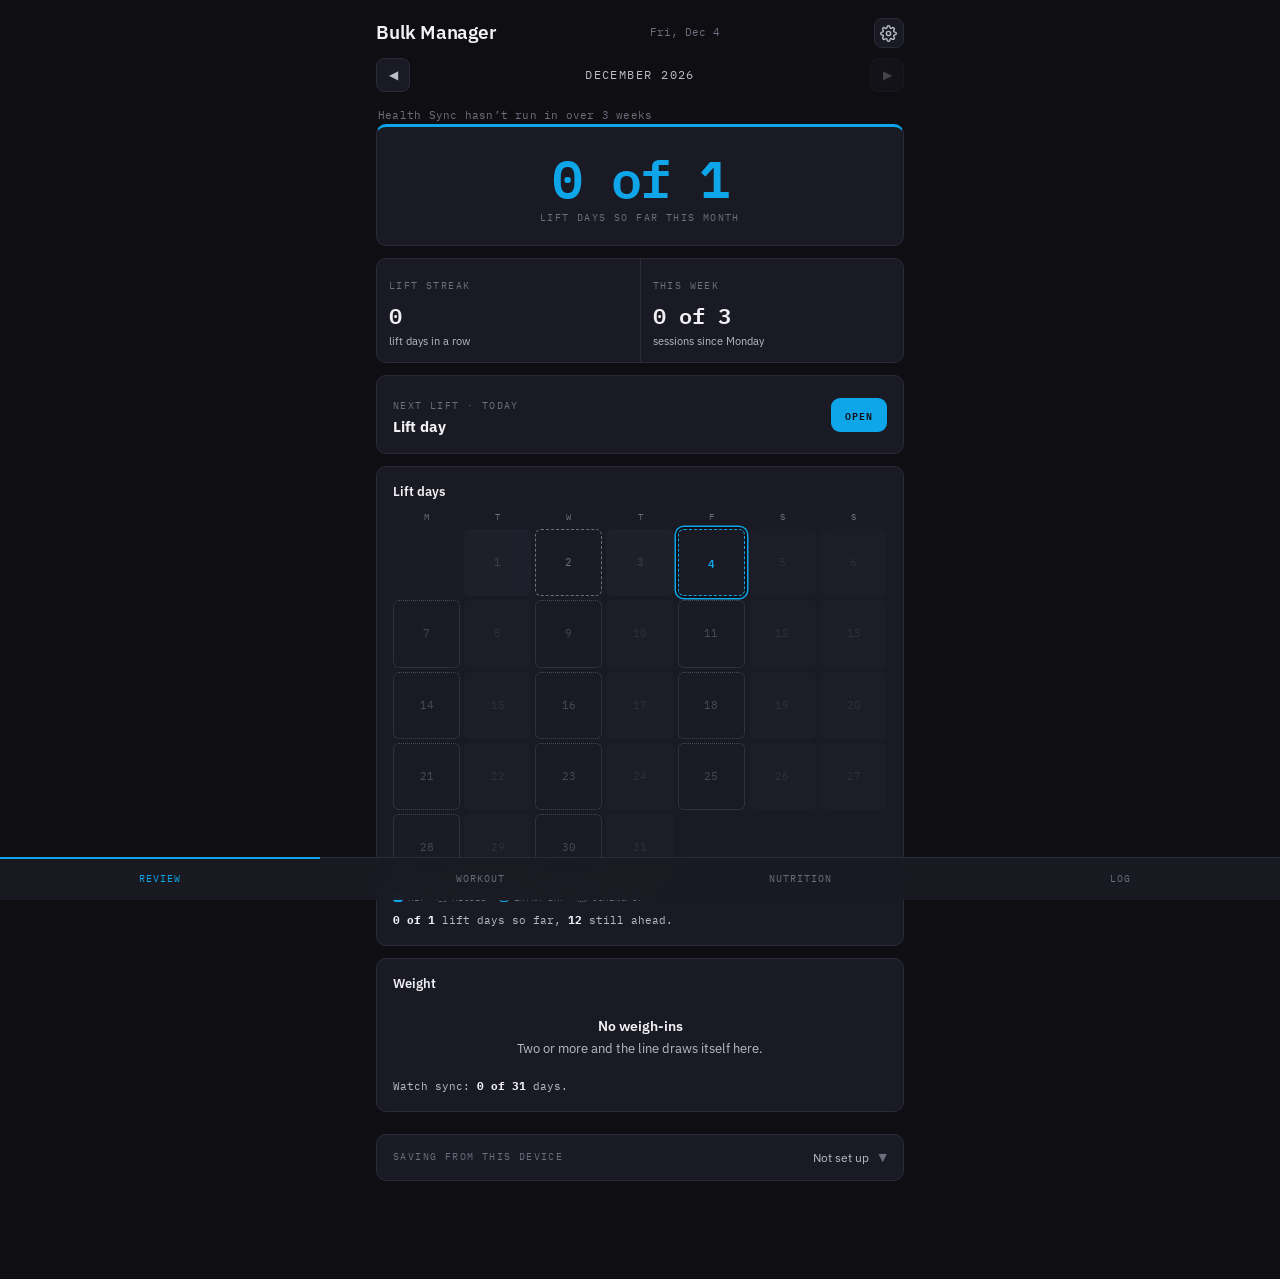
<file: index.html>
<!DOCTYPE html>
<html lang="en">
<head>
<meta charset="utf-8">
<meta name="viewport" content="width=device-width,initial-scale=1,viewport-fit=cover">
<meta name="apple-mobile-web-app-capable" content="yes">
<title>Bulk Manager</title>
<link rel="icon" href="assets/icon.svg" type="image/svg+xml">
<link rel="icon" href="assets/favicon-32.png" sizes="32x32">
<link rel="apple-touch-icon" href="assets/apple-touch-icon.png">
<link rel="preconnect" href="https://fonts.googleapis.com">
<link rel="preconnect" href="https://fonts.gstatic.com" crossorigin>
<link href="https://fonts.googleapis.com/css2?family=IBM+Plex+Mono:wght@400;500;600&family=IBM+Plex+Sans:wght@400;500;600&display=swap" rel="stylesheet">
<link rel="stylesheet" href="assets/app.css">
<script src="assets/theme.js"></script>
<style>
  .hrow{display:flex;justify-content:space-between;align-items:center;gap:10px}
  .monthpick{display:flex;align-items:center;gap:8px;margin:10px 0 16px}
  .monthpick button{
    width:34px;height:34px;flex:none;border:1px solid var(--rule);border-radius:8px;
    background:var(--card);color:var(--ink-2);cursor:pointer;font-size:12px;
  }
  .monthpick button:disabled{opacity:.3;cursor:default}
  .monthpick .m{flex:1;text-align:center;font-family:'IBM Plex Mono',monospace;font-size:12px;
    letter-spacing:.12em;text-transform:uppercase;color:var(--ink-2)}

  .hero{text-align:center;padding:24px 16px 20px;border-top:3px solid var(--signal)}
  .hero .big{font-family:'IBM Plex Mono',monospace;font-size:52px;font-weight:600;line-height:1;
    letter-spacing:-.03em;color:var(--signal)}
  .hero .lbl{font-family:'IBM Plex Mono',monospace;font-size:10px;letter-spacing:.14em;
    text-transform:uppercase;color:var(--ink-3);margin-top:8px}
  .hero p{font-size:14px;color:var(--ink);margin-top:14px;line-height:1.5}

  .tiles{display:grid;grid-template-columns:1fr 1fr;gap:1px;background:var(--rule);
    border:1px solid var(--rule);border-radius:var(--r);overflow:hidden;margin-bottom:12px}
  .tiles div{background:var(--card);padding:13px 12px}
  .tiles .num{display:block;font-size:22px;margin-top:4px}
  .tiles small{display:block;font-size:11px;color:var(--ink-2);margin-top:2px}

  .callout{border-left:3px solid var(--signal)}
  .callout.fix{border-left-color:var(--burn)}
  .callout.win{border-left-color:var(--protein)}
  .callout p{font-size:13.5px;line-height:1.5}
  .callout ul{margin:6px 0 0 17px;font-size:13.5px;line-height:1.5}
  .callout li{margin-bottom:6px}
  .callout li:last-child{margin-bottom:0}

  /* lift-day calendar */
  .cal{display:grid;grid-template-columns:repeat(7,1fr);gap:4px;margin-top:4px}
  .cal .dn{font-family:'IBM Plex Mono',monospace;font-size:9px;color:var(--ink-3);text-align:center;padding-bottom:2px}
  .cal .d{aspect-ratio:1;border-radius:6px;display:flex;align-items:center;justify-content:center;
    font-family:'IBM Plex Mono',monospace;font-size:10.5px;color:var(--ink-3);background:var(--track);opacity:.45}
  .cal .d.lift{opacity:1;border:1.5px dashed var(--ink-3);background:none}
  .cal .d.hit{opacity:1;background:var(--signal);color:var(--paper);font-weight:600;border:0}
  .cal .d.extra{opacity:1;background:none;border:1.5px solid var(--signal);color:var(--signal)}
  .cal .d.future{opacity:.25}
  .cal .d.plan{opacity:.55;background:none;border:1.5px dotted var(--ink-3)}
  .cal .d.today{opacity:1;box-shadow:0 0 0 2px var(--paper),0 0 0 3.5px var(--signal);color:var(--ink);font-weight:600}
  .cal .d.today.lift{border:1.5px dashed var(--signal);color:var(--signal)}
  .legend{display:flex;flex-wrap:wrap;gap:12px;margin-top:10px;font-family:'IBM Plex Mono',monospace;
    font-size:9px;letter-spacing:.08em;text-transform:uppercase;color:var(--ink-3)}
  .legend i{display:inline-block;width:10px;height:10px;border-radius:3px;vertical-align:-1px;margin-right:5px}

  table.lifts{width:100%;border-collapse:collapse;font-size:12.5px}
  table.lifts th{font-family:'IBM Plex Mono',monospace;font-size:9px;letter-spacing:.1em;text-transform:uppercase;
    color:var(--ink-3);font-weight:500;text-align:left;padding:0 6px 7px 0;border-bottom:1px solid var(--rule)}
  table.lifts td{padding:9px 6px 9px 0;border-bottom:1px solid var(--rule);vertical-align:top}
  table.lifts tr:last-child td{border-bottom:0}
  table.lifts td.n{font-family:'IBM Plex Mono',monospace;white-space:nowrap}
  table.lifts td.up{color:var(--protein);font-weight:600}
  table.lifts td.down{color:var(--over);font-weight:600}

  details.sec{padding:0}
  details.sec > summary{list-style:none;cursor:pointer;padding:14px 16px;display:flex;justify-content:space-between;align-items:center}
  details.sec > summary::-webkit-details-marker{display:none}
  details.sec > summary b{font-size:13px;font-weight:600}
  details.sec > summary span{color:var(--ink-3);font-size:11px}
  details.sec[open] > summary span{transform:rotate(180deg)}
  .secbody{padding:0 16px 16px;font-size:13px;line-height:1.55;color:var(--ink-2)}
  .secbody p + p{margin-top:9px}
  .secbody b{color:var(--ink)}
  .gaps{font-size:11.5px;color:var(--ink-3);line-height:1.5;margin:4px 2px 14px}
  .md{font-size:13.5px;line-height:1.55}
  .md h1{display:none}
  .md h2{font-size:14px;margin:18px 0 8px}
  .md p,.md ul,.md table{margin-bottom:10px}
  .md ul{margin-left:18px}
  .md table{border-collapse:collapse;width:100%;font-size:12px}
  .md td,.md th{border-bottom:1px solid var(--rule);padding:5px 6px 5px 0;text-align:left}
  .md code{font-family:'IBM Plex Mono',monospace;font-size:11.5px}
  .nextup{display:flex;align-items:center;gap:12px}
  .nextup div{flex:1;min-width:0}
  .nextup b{display:block;font-size:15px}
  .nextup small{display:block;font-size:12px;color:var(--ink-2);margin-top:2px}
  .go{flex:none;padding:10px 14px;border-radius:9px;background:var(--signal);color:var(--paper);
    text-decoration:none;font-family:'IBM Plex Mono',monospace;font-size:10px;letter-spacing:.1em;
    text-transform:uppercase;font-weight:600;border:0;cursor:pointer}
  .teaser{cursor:pointer}
  .teaser .big2{font-family:'IBM Plex Mono',monospace;font-size:30px;font-weight:600;color:var(--signal);line-height:1}
  .teaser .lbl2{font-family:'IBM Plex Mono',monospace;font-size:9.5px;letter-spacing:.12em;text-transform:uppercase;color:var(--ink-3);margin-top:5px}
  .teaser p{font-size:13px;color:var(--ink-2);margin-top:9px;line-height:1.45}
  .teaser .open{display:block;margin-top:11px;font-family:'IBM Plex Mono',monospace;font-size:10px;
    letter-spacing:.1em;text-transform:uppercase;color:var(--signal)}
</style>
<style>
  details.keybox{padding:0;margin-top:22px}
  details.keybox > summary{list-style:none;cursor:pointer;padding:14px 16px;display:flex;align-items:center;gap:10px}
  details.keybox > summary::-webkit-details-marker{display:none}
  details.keybox > summary .st{flex:1;text-align:right;font-size:12px;color:var(--ink-2)}
  details.keybox > summary .st.ok{color:var(--protein)}
  details.keybox > summary .arrow{color:var(--ink-3);font-size:11px}
  details.keybox[open] > summary .arrow{transform:rotate(180deg)}
  .keybody{padding:0 16px 16px;font-size:12.5px;line-height:1.5;color:var(--ink-2)}
  .keybody ol{margin:8px 0 12px 18px}
  .keybody li{margin-bottom:4px}
  .keybody b{color:var(--ink)}
  .keybody a{color:var(--signal)}
  .keybody input{
    width:100%;padding:11px;border:1px solid var(--rule);border-radius:8px;background:var(--card);
    color:var(--ink);font-family:'IBM Plex Mono',monospace;font-size:13px;margin:4px 0 9px;
  }
  .keybody input:focus{outline:2px solid var(--signal);outline-offset:-1px}
  .keybtns{display:flex;gap:8px}
  .keybtns button{
    flex:1;padding:11px;border-radius:8px;cursor:pointer;font-family:inherit;font-size:13px;font-weight:600;
    border:1px solid var(--rule);background:none;color:var(--ink);
  }
  .keybtns button.go{background:var(--ink);color:var(--paper);border-color:var(--ink)}
  .keymsg{margin-top:9px;font-size:12px;min-height:16px}
  /* Quiet note when the Health Sync shortcut has gone quiet. Gray, no alarm. */
  .syncline{font-family:'IBM Plex Mono',monospace;font-size:11px;color:var(--ink-3);margin:10px 2px 0;letter-spacing:.02em}
  .keymsg.ok{color:var(--protein)} .keymsg.bad{color:var(--over)}
</style>
</head>
<body>

<div class="wrap">
  <header style="display:block;margin-bottom:0">
    <div class="hrow">
      <h1>Bulk Manager</h1>
      <span class="date" id="today"></span>
    </div>
    <div class="monthpick">
      <button id="prev" aria-label="Previous month">&#9664;</button>
      <span class="m" id="mlabel">&mdash;</span>
      <button id="next" aria-label="Next month">&#9654;</button>
    </div>
  </header>
  <p class="syncline" id="syncline" hidden></p>
  <div id="out"><div class="card"><div class="empty"><b>Loading</b></div></div></div>

  <details class="card keybox" id="key">
    <summary><span class="eyebrow">Saving from this device</span><span class="st" id="keyst">Not set up</span><span class="arrow">&#9660;</span></summary>
    <div class="keybody">
      <p>Paste a GitHub key once per device and the workout page can save straight to your log. The key stays in this browser only. It is never put in the repo.</p>
      <div id="keyform">
        <input type="password" id="keyin" placeholder="github_pat_..." autocomplete="off" autocapitalize="off" spellcheck="false">
        <div class="keybtns">
          <button class="go" id="keysave">Save key</button>
          <button id="keyclear">Remove</button>
        </div>
        <div class="keymsg" id="keymsg"></div>
      </div>
      <p style="margin-top:12px"><b>Making a key, about two minutes:</b></p>
      <ol>
        <li>Open <a href="https://github.com/settings/personal-access-tokens/new" target="_blank" rel="noopener">GitHub's new token page</a> and sign in.</li>
        <li><b>Name:</b> anything, like bulk-manager iPhone. <b>Expiration:</b> 1 year.</li>
        <li><b>Repository access:</b> Only select repositories, then pick <b>bulk-manager</b>.</li>
        <li><b>Permissions:</b> Repository permissions, find <b>Contents</b>, set it to <b>Read and write</b>. Leave everything else alone.</li>
        <li>Generate, copy it, paste it above, tap Save key.</li>
      </ol>
      <p>That key can only touch this one repo. One key works on every device, or make one per device so you can cancel one without the others. If a phone is ever lost, delete its key on that same GitHub page.</p>
    </div>
  </details>
</div>

<nav>
  <a href="index.html" class="on">Review</a>
  <a href="workout.html">Workout</a>
  <a href="nutrition.html">Nutrition</a>
  <a href="nutrition.html#log">Log</a>
</nav>

<script src="assets/data.js"></script>
<script src="assets/github.js"></script>
<script>
const esc = s => String(s == null ? '' : s)
  .replace(/&/g, '&amp;').replace(/</g, '&lt;').replace(/>/g, '&gt;');
// **bold** is the only markup the review text uses.
const rich = s => esc(s).replace(/\*\*(.+?)\*\*/g, '<b>$1</b>');
const paras = s => String(s || '').split(/\n\s*\n/).map(p => `<p>${rich(p.trim())}</p>`).join('');
const css = v => getComputedStyle(document.documentElement).getPropertyValue(v).trim();

const FIRST = '2026-08';
function shiftMonth(m, n) {
  const [y, mo] = m.split('-').map(Number);
  const d = new Date(y, mo - 1 + n, 1);
  return monthKey(d);
}
const lastFull = () => shiftMonth(monthKey(new Date()), -1);
const monthName = m => {
  const [y, mo] = m.split('-').map(Number);
  return new Date(y, mo - 1, 1).toLocaleDateString(undefined, { month: 'long', year: 'numeric' });
};

async function loadText(path) {
  try {
    const r = await fetch(RAW + path + '?t=' + Date.now(), { cache: 'no-store' });
    return r.ok ? r.text() : null;
  } catch (e) { return null; }
}

// ---------- lift-day calendar, built from the raw log ----------
function calendar(m, sessions, liftDays) {
  const [y, mo] = m.split('-').map(Number);
  const first = new Date(y, mo - 1, 1);
  const days = new Date(y, mo, 0).getDate();
  const names = ['Sun', 'Mon', 'Tue', 'Wed', 'Thu', 'Fri', 'Sat'];
  const done = new Set(sessions.filter(s => s.feel !== 'skipped' && (s.exercises || []).length).map(s => s.date));
  const today = isoDate(new Date());
  const lead = (first.getDay() + 6) % 7;   // Monday-first grid

  let cells = ['M', 'T', 'W', 'T', 'F', 'S', 'S'].map(d => `<div class="dn">${d}</div>`).join('');
  cells += '<div></div>'.repeat(lead);
  let hit = 0, sched = 0, ahead = 0;
  for (let d = 1; d <= days; d++) {
    const date = new Date(y, mo - 1, d);
    const iso = isoDate(date);
    const isLift = liftDays.includes(names[date.getDay()]);
    const did = done.has(iso);
    let cls = 'd';
    if (iso > today) { cls += isLift ? ' plan' : ' future'; if (isLift) ahead++; }
    else if (isLift && did) { cls += ' hit'; hit++; sched++; }
    else if (isLift && iso === today) { cls += ' lift'; ahead++; }   // today is still open, not missed
    else if (isLift) { cls += ' lift'; sched++; }
    else if (did) cls += ' extra';
    if (iso === today) cls += ' today';
    cells += `<div class="${cls}"${iso === today ? ' aria-current="date"' : ''}>${d}</div>`;
  }
  const isNow = m === today.slice(0, 7);
  const tally = isNow
    ? `<b>${hit} of ${sched}</b> lift days so far${ahead ? `, <b>${ahead}</b> still ahead` : ''}.`
    : `<b>${hit} of ${sched}</b> scheduled lift days.`;
  return `<div class="card">
    <h2 style="margin-bottom:8px">Lift days</h2>
    <div class="cal">${cells}</div>
    <div class="legend">
      <span><i style="background:${css('--signal')}"></i>Hit</span>
      <span><i style="border:1.5px dashed ${css('--ink-3')}"></i>Missed</span>
      <span><i style="border:1.5px solid ${css('--signal')}"></i>Extra day</span>
      ${isNow ? `<span><i style="border:1.5px dotted ${css('--ink-3')}"></i>Coming up</span>` : ''}
    </div>
    <div class="delta" style="margin-top:9px">${tally}</div>
  </div>`;
}

// ---------- weight, both sources merged, typed entries win ----------
async function weightCard(m) {
  const [y, mo] = m.split('-').map(Number);
  const days = new Date(y, mo, 0).getDate();
  const meas = await load('data/body/measurements.json', { weights: [] });
  const health = await Promise.all([...Array(days)].map((_, i) =>
    load(`data/health/${m}-${String(i + 1).padStart(2, '0')}.json`)));
  const by = {};
  health.filter(h => h && h.body_mass_lb > 0).forEach(h => by[h.date] = h.body_mass_lb);
  (meas.weights || []).filter(w => w.date && w.date.startsWith(m) && w.lb > 0).forEach(w => by[w.date] = w.lb);
  const pts = Object.keys(by).sort().map(d => ({ d, lb: by[d] }));
  const steps = health.filter(h => h && h.steps > 0);

  let chart;
  if (pts.length < 2) {
    chart = `<div class="empty" style="padding:14px 8px"><b>${pts.length ? 'One weigh-in' : 'No weigh-ins'}</b>Two or more and the line draws itself here.</div>`;
  } else {
    const W = 320, H = 100, P = 30;
    const lo = Math.min(...pts.map(p => p.lb)) - 0.5, hi = Math.max(...pts.map(p => p.lb)) + 0.5;
    const x = d => P + ((+d.slice(8) - 1) / Math.max(days - 1, 1)) * (W - P - 6);
    const yy = v => H - 16 - ((v - lo) / (hi - lo)) * (H - 28);
    let s = `<svg class="chart" viewBox="0 0 ${W} ${H}">`;
    [hi, lo].forEach(v => {
      s += `<line x1="${P}" y1="${yy(v)}" x2="${W - 6}" y2="${yy(v)}" stroke="${css('--rule')}" stroke-width=".5"/>`;
      s += `<text x="${P - 5}" y="${yy(v) + 3}" font-family="IBM Plex Mono,monospace" font-size="8" fill="${css('--ink-3')}" text-anchor="end">${v.toFixed(1)}</text>`;
    });
    s += `<polyline points="${pts.map(p => `${x(p.d)},${yy(p.lb)}`).join(' ')}" fill="none" stroke="${css('--signal')}" stroke-width="2" stroke-linejoin="round"/>`;
    pts.forEach(p => { s += `<circle cx="${x(p.d)}" cy="${yy(p.lb)}" r="2.6" fill="${css('--signal')}"/>`; });
    s += '</svg>';
    const ch = pts[pts.length - 1].lb - pts[0].lb;
    chart = s + `<div class="delta" style="margin-top:7px"><b>${pts[0].lb} → ${pts[pts.length - 1].lb} lb</b>, ${ch >= 0 ? '+' : ''}${ch.toFixed(1)} across ${pts.length} weigh-ins.</div>`;
  }
  const avgSteps = steps.length ? Math.round(steps.reduce((a, h) => a + h.steps, 0) / steps.length) : null;
  return `<div class="card">
    <h2 style="margin-bottom:8px">Weight</h2>${chart}
    <div class="delta" style="margin-top:6px">Watch sync: <b>${steps.length} of ${days}</b> days${avgSteps ? `, averaging <b>${avgSteps.toLocaleString()}</b> steps` : ''}.</div>
  </div>`;
}

function liftsTable(lifts) {
  if (!lifts || !lifts.length) return '';
  const rows = lifts.map(l => {
    const up = /^\+/.test(l.change || ''), down = /^-/.test(l.change || '');
    return `<tr><td>${esc(l.name)}</td><td class="n">${esc(l.from || '')}</td><td class="n">${esc(l.to || '')}</td>
      <td class="n ${up ? 'up' : down ? 'down' : ''}">${esc(l.change || '')}</td></tr>`;
  }).join('');
  return `<div class="card"><h2>Lifts</h2>
    <table class="lifts"><tr><th>Exercise</th><th>Start</th><th>End</th><th>Change</th></tr>${rows}</table></div>`;
}

// ---------- this month, live ----------
// The current month has no review yet, so this view is built straight from
// the logs: where the streak stands, what's next, and a door into last
// month's review. It's what the home screen opens to.
function liftStreak(sessions, lift) {
  const names = ['Sun', 'Mon', 'Tue', 'Wed', 'Thu', 'Fri', 'Sat'];
  const done = new Set(sessions.filter(s => s.feel !== 'skipped' && (s.exercises || []).length).map(s => s.date));
  const today = isoDate(new Date());
  const d = new Date();
  let n = 0;
  for (let i = 0; i < 120; i++) {
    const iso = isoDate(d);
    if (lift.includes(names[d.getDay()])) {
      if (done.has(iso)) n++;
      else if (iso !== today) break;
    }
    d.setDate(d.getDate() - 1);
  }
  return { n, done };
}

async function liveView(m, cal, wt, config, log) {
  const prevM = shiftMonth(m, -1);
  const [prevLog, prog, prevRev, prevMd] = await Promise.all([
    load(`data/workouts/log-${prevM}.json`, { sessions: [] }),
    load('data/workouts/program.json', {}),
    load(`data/reviews/monthly-${prevM}.json`),
    loadText(`data/reviews/monthly-${prevM}.md`)
  ]);
  const lift = ((config.schedule || {}).lift) || ['Mon', 'Wed', 'Fri'];
  const names = ['Sun', 'Mon', 'Tue', 'Wed', 'Thu', 'Fri', 'Sat'];
  const all = (log.sessions || []).concat(prevLog.sessions || []);
  const { n: streak, done } = liftStreak(all, lift);
  const now = new Date(), today = isoDate(now);

  const mon = new Date(now); mon.setDate(mon.getDate() - ((mon.getDay() + 6) % 7));
  const week = [...done].filter(d => d >= isoDate(mon) && d <= today).length;

  // Month so far: scheduled lift days up to today, today only if done.
  let hit = 0, sched = 0;
  for (let d = new Date(now.getFullYear(), now.getMonth(), 1); isoDate(d) <= today; d.setDate(d.getDate() + 1)) {
    const iso = isoDate(d);
    if (!lift.includes(names[d.getDay()])) continue;
    if (done.has(iso)) { hit++; sched++; } else if (iso !== today) sched++;
  }

  const monthCount = (log.sessions || []).filter(s => s.feel !== 'skipped' && (s.exercises || []).length).length;

  let nextDay = null, nextSess = null;
  for (let i = 0; i < 8 && !nextDay; i++) {
    const x = new Date(now); x.setDate(x.getDate() + i);
    const dn = names[x.getDay()];
    if (lift.includes(dn) && !(i === 0 && done.has(today))) {
      nextDay = i === 0 ? 'Today' : i === 1 ? 'Tomorrow' : dn;
      nextSess = (prog.sessions || []).find(s => s.day === dn) || null;
    }
  }

  const prevName = monthName(prevM).split(' ')[0];
  let teaser = '';
  if (prevRev && prevRev.headline) {
    teaser = `<div class="card teaser callout" data-goto="${prevM}">
      <span class="eyebrow">${esc(prevName)} in review</span>
      <div style="display:flex;align-items:baseline;gap:10px;margin-top:8px"><div class="big2">${esc(prevRev.headline.value)}</div><div class="lbl2">${esc(prevRev.headline.label)}</div></div>
      ${prevRev.headline.line ? `<p>${rich(prevRev.headline.line)}</p>` : ''}
      ${prevRev.focus ? `<p><b>${esc(monthName(m).split(' ')[0])} focus:</b> ${rich(prevRev.focus)}</p>` : ''}
      <span class="open">Open the full review &#9654;</span></div>`;
  } else if (prevMd) {
    teaser = `<div class="card teaser callout" data-goto="${prevM}"><span class="eyebrow">${esc(prevName)} in review</span><span class="open">Open it &#9654;</span></div>`;
  } else if (now.getDate() <= 2) {
    teaser = `<div class="card callout"><span class="eyebrow">${esc(prevName)} in review</span><p style="font-size:13px;color:var(--ink-2);margin-top:6px">Lands early on the 2nd. You'll get the email too.</p></div>`;
  }

  return `
    <div class="card hero">
      ${sched ? `<div class="big">${hit} of ${sched}</div>
      <div class="lbl">lift days so far this month</div>` : `<div class="big">${monthCount}</div>
      <div class="lbl">${monthCount === 1 ? 'session' : 'sessions'} this month</div>`}
    </div>
    <div class="tiles">
      <div><span class="eyebrow">Lift streak</span><span class="num">${streak}</span><small>lift days in a row</small></div>
      <div><span class="eyebrow">This week</span><span class="num">${week} of ${lift.length}</span><small>sessions since Monday</small></div>
    </div>
    ${nextDay ? `<div class="card"><div class="nextup">
      <div><span class="eyebrow">Next lift &middot; ${esc(nextDay)}</span><b>${esc(nextSess ? nextSess.title : 'Lift day')}</b>${nextSess && nextSess.focus ? `<small>${esc(nextSess.focus.split('. ')[0])}.</small>` : ''}</div>
      <a class="go" href="workout.html">Open</a></div></div>` : ''}
    ${teaser}
    ${cal}
    ${wt}`;
}

async function render(m) {
  const out = document.getElementById('out');
  document.getElementById('mlabel').textContent = monthName(m);
  document.getElementById('prev').disabled = m <= FIRST;
  document.getElementById('next').disabled = m >= monthKey(new Date());
  history.replaceState(null, '', m === monthKey(new Date()) ? location.pathname + location.hash : '?m=' + m);
  out.innerHTML = '<div class="card"><div class="empty"><b>Loading</b></div></div>';

  const [rev, md, log, config] = await Promise.all([
    load(`data/reviews/monthly-${m}.json`),
    loadText(`data/reviews/monthly-${m}.md`),
    load(`data/workouts/log-${m}.json`, { sessions: [] }),
    load('config.json', {})
  ]);
  const lift = ((config.schedule || {}).lift) || ['Mon', 'Wed', 'Fri'];
  const cal = calendar(m, log.sessions || [], lift);
  const wt = await weightCard(m);

  if (m === monthKey(new Date())) {
    out.innerHTML = await liveView(m, cal, wt, config, log);
    out.querySelectorAll('[data-goto]').forEach(el => el.onclick = () => {
      CUR = el.dataset.goto; render(CUR); window.scrollTo(0, 0);
    });
  } else if (rev) {
    out.innerHTML = `
      <div class="card hero">
        <div class="big">${esc(rev.headline && rev.headline.value)}</div>
        <div class="lbl">${esc(rev.headline && rev.headline.label)}</div>
        ${rev.headline && rev.headline.line ? `<p>${rich(rev.headline.line)}</p>` : ''}
      </div>
      ${(rev.tiles || []).length ? `<div class="tiles">${rev.tiles.map(t =>
        `<div><span class="eyebrow">${esc(t.label)}</span><span class="num">${esc(t.value)}</span>${t.sub ? `<small>${esc(t.sub)}</small>` : ''}</div>`).join('')}</div>` : ''}
      ${(rev.wins || []).length ? `<div class="card callout win"><h2 style="margin-bottom:4px">What went right</h2><ul>${rev.wins.map(w => `<li>${rich(w)}</li>`).join('')}</ul></div>` : ''}
      ${rev.fix ? `<div class="card callout fix"><h2 style="margin-bottom:4px">One thing to fix</h2><p>${rich(rev.fix)}</p></div>` : ''}
      ${rev.focus ? `<div class="card callout"><h2 style="margin-bottom:4px">${esc(monthName(shiftMonth(m, 1)).split(' ')[0])} focus</h2><p>${rich(rev.focus)}</p></div>` : ''}
      ${cal}
      ${liftsTable(rev.lifts)}
      ${wt}
      ${(rev.sections || []).map(s => `<details class="card sec"><summary><b>${esc(s.title)}</b><span>&#9660;</span></summary><div class="secbody">${paras(s.body)}</div></details>`).join('')}
      ${(rev.gaps || []).length ? `<p class="gaps">Data gaps: ${rev.gaps.map(esc).join(' · ')}</p>` : ''}
      <p class="gaps">Generated ${esc((rev.generated_at || '').slice(0, 10))} by the monthly review.</p>`;
  } else if (md) {
    // Older months were written before the structured format existed.
    out.innerHTML = `${cal}${wt}<div class="card md" id="md"></div>`;
    const el = document.getElementById('md');
    el.innerHTML = paras(md);
    try {
      if (!window.marked) await new Promise((ok, bad) => {
        const s = document.createElement('script');
        s.src = 'https://cdnjs.cloudflare.com/ajax/libs/marked/12.0.2/marked.min.js';
        s.onload = ok; s.onerror = bad;
        document.head.appendChild(s);
      });
      el.innerHTML = marked.parse(md);
    } catch (e) { /* plain paragraphs stay */ }
  } else {
    out.innerHTML = `${cal}${wt}<div class="card"><div class="empty"><b>No review yet</b>The monthly review writes this on the 2nd of the next month.</div></div>`;
  }
}

document.getElementById('today').textContent = prettyDate(isoDate(new Date()));
// Opens on the current month, live. Older months show their review.
let CUR = new URLSearchParams(location.search).get('m') || monthKey(new Date());
if (!/^\d{4}-\d{2}$/.test(CUR) || CUR > monthKey(new Date())) CUR = monthKey(new Date());
document.getElementById('prev').onclick = () => { CUR = shiftMonth(CUR, -1); render(CUR); };
document.getElementById('next').onclick = () => { CUR = shiftMonth(CUR, 1); render(CUR); };
render(CUR);

// ---------- Health Sync last ran ----------
// Read-only. Looks back 3 weeks for the newest daily health file and shows a
// gray line only when the newest one is more than 2 days old.
(async function syncLine() {
  const el = document.getElementById('syncline');
  const days = recentDates(21);
  const files = await Promise.all(days.map(d => load(`data/health/${d}.json`)));
  let last = null;
  files.forEach((h, i) => {
    if (!h) return;
    const d = (h.synced_at || h.date || days[i]).slice(0, 10);
    if (!last || d > last) last = d;
  });
  const today = new Date(); today.setHours(0, 0, 0, 0);
  if (last) {
    const [y, m, d] = last.split('-').map(Number);
    const gap = Math.round((today - new Date(y, m - 1, d)) / 864e5);
    if (gap <= 2) return;
    el.textContent = 'Health Sync last ran ' + new Date(y, m - 1, d)
      .toLocaleDateString(undefined, { month: 'short', day: 'numeric' });
  } else {
    el.textContent = 'Health Sync hasn\u2019t run in over 3 weeks';
  }
  el.hidden = false;
})();

// ---------- GitHub key for this device ----------
(function keyPanel() {
  const box = document.getElementById('key');
  const st  = document.getElementById('keyst');
  const msg = document.getElementById('keymsg');
  const inp = document.getElementById('keyin');
  const paint = () => {
    const on = GH.hasToken();
    st.textContent = on ? 'Ready to save ✓' : 'Not set up';
    st.classList.toggle('ok', on);
    inp.placeholder = on ? 'Key saved. Paste to replace.' : 'github_pat_...';
  };
  const say = (t, cls) => { msg.textContent = t; msg.className = 'keymsg ' + (cls || ''); };
  paint();

  if (location.hash === '#key') {
    box.open = true;
    setTimeout(() => box.scrollIntoView({ behavior: 'smooth', block: 'start' }), 50);
  }

  document.getElementById('keysave').onclick = async () => {
    const t = inp.value.trim();
    if (!t) { say('Paste the key first.', 'bad'); return; }
    say('Checking it with GitHub…');
    try {
      const r = await GH.test(t);
      if (!r.canWrite) { say("That key can read the repo but can't write. Set Contents to Read and write.", 'bad'); return; }
      GH.setToken(t);
      inp.value = '';
      paint();
      say('Works. This device can save now.', 'ok');
    } catch (e) {
      say(e.message, 'bad');
    }
  };
  document.getElementById('keyclear').onclick = () => {
    GH.clearToken();
    paint();
    say('Removed from this device.');
  };
})();
</script>
<script src="https://feirzen.github.io/flag-hub/kit/kit.js" data-app="bulk-manager" data-name="Bulk Manager" data-longpress="off" defer></script>
</body>
</html>
</file>
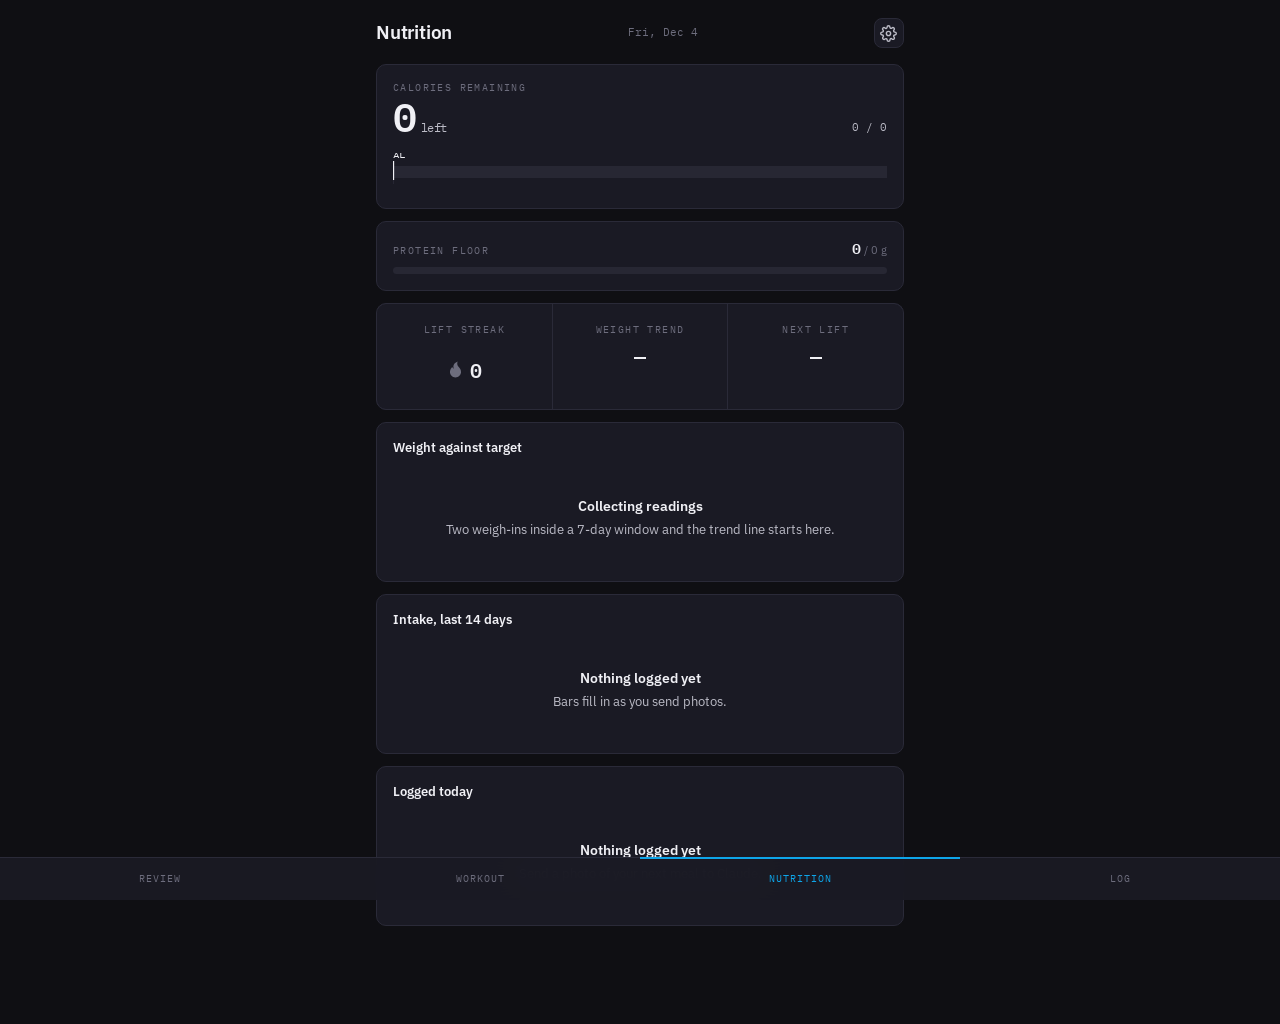
<file: nutrition.html>
<!DOCTYPE html>
<html lang="en">
<head>
<meta charset="utf-8">
<meta name="viewport" content="width=device-width,initial-scale=1,viewport-fit=cover">
<meta name="apple-mobile-web-app-capable" content="yes">
<title>Nutrition</title>
<link rel="icon" href="assets/icon.svg" type="image/svg+xml">
<link rel="icon" href="assets/favicon-32.png" sizes="32x32">
<link rel="apple-touch-icon" href="assets/apple-touch-icon.png">
<link rel="preconnect" href="https://fonts.googleapis.com">
<link rel="preconnect" href="https://fonts.gstatic.com" crossorigin>
<link href="https://fonts.googleapis.com/css2?family=IBM+Plex+Mono:wght@400;500;600&family=IBM+Plex+Sans:wght@400;500;600&display=swap" rel="stylesheet">
<link rel="stylesheet" href="assets/app.css">
<script src="assets/theme.js"></script>
</head>
<body>

<div class="wrap">
  <header>
    <h1>Nutrition</h1>
    <span class="date" id="today"></span>
  </header>

  <section class="panel on" id="p-today">
    <div class="card">
      <div class="gauge-head">
        <div>
          <div class="eyebrow">Calories remaining</div>
          <div class="num gauge-big" id="remain">&mdash;</div>
        </div>
        <div class="gauge-right">
          <span id="eaten">0</span> / <span id="goal">0</span><br>
          <span id="provisional"></span>
        </div>
      </div>
      <div class="gauge"><svg id="gauge" viewBox="0 0 320 44" preserveAspectRatio="none" aria-hidden="true"></svg></div>
    </div>

    <div class="card">
      <div class="row">
        <span class="eyebrow">Protein floor</span>
        <span><span class="num" id="pnow">0</span> <span style="color:var(--ink-3);font-size:11px">/ <span id="pgoal">0</span> g</span></span>
      </div>
      <div class="pbar" id="pbar"><i style="width:0%"></i></div>
    </div>

    <div class="strip">
      <div>
        <span class="eyebrow">Lift streak</span>
        <div class="flamewrap">
          <svg class="flame" id="flame" viewBox="0 0 24 24" aria-hidden="true">
            <path class="outer" d="M12 22c3.9 0 7-3 7-6.8 0-2.6-1.3-4.3-2.6-5.9-1.1-1.4-2.2-2.7-2.2-4.6 0-.9.2-1.8.5-2.7-3.2 1.2-5.4 3.6-5.4 6.2 0 1 .3 1.9.7 2.7-1-.4-1.8-1.2-2.2-2.2C6.6 10 5 12.2 5 15.2 5 19 8.1 22 12 22z"/>
            <path class="inner" d="M12 22c1.9 0 3.5-1.5 3.5-3.4 0-1.3-.7-2.2-1.4-3-.6-.7-1.1-1.4-1.1-2.4 0-.5.1-.9.3-1.4-1.7.6-2.9 1.9-2.9 3.3 0 .5.1 1 .4 1.4-.5-.2-.9-.6-1.2-1.1-.6.8-1.1 1.9-1.1 3.2 0 1.9 1.6 3.4 3.5 3.4z"/>
          </svg>
          <span class="num" id="streak">0</span>
        </div>
      </div>
      <div><span class="eyebrow">Weight trend</span><span class="num" id="wtrend">&mdash;</span></div>
      <div><span class="eyebrow">Next lift</span><span class="num" id="nextlift">&mdash;</span></div>
    </div>

    <div class="card">
      <h2>Weight against target</h2>
      <div id="weightchart"></div>
    </div>

    <div class="card">
      <h2>Intake, last 14 days</h2>
      <div id="calchart"></div>
    </div>

    <div class="card">
      <h2>Logged today</h2>
      <div id="todaylist"></div>
    </div>
  </section>

  <section class="panel" id="p-log">
    <div id="loglist"></div>
  </section>

</div>

<nav>
  <a href="index.html">Review</a>
  <a href="workout.html">Workout</a>
  <button class="on" data-p="today">Nutrition</button>
  <button data-p="log">Log</button>
</nav>

<script src="assets/data.js"></script>
<script>
function showTab(name) {
  document.querySelectorAll('nav button').forEach(x => x.classList.toggle('on', x.dataset.p === name));
  document.querySelectorAll('.panel').forEach(x => x.classList.toggle('on', x.id === 'p-' + name));
  window.scrollTo(0, 0);
}
document.querySelectorAll('nav button').forEach(b => b.onclick = () => {
  showTab(b.dataset.p);
  history.replaceState(null, '', '#' + b.dataset.p);
});

// Deep links resolve before any fetch runs. Coming back from workout.html to
// nutrition.html#log lands on the Log tab immediately, and stays there even if the
// data load is slow or fails outright.
if (location.hash === '#log') showTab('log');

const css = v => getComputedStyle(document.documentElement).getPropertyValue(v).trim();

// Streak, computed here rather than read from state.json. state.json is a
// cache for the widget and goes stale the moment a day passes without a write.
// The month file is the truth, so the dashboard counts from it directly.
// dates arrives newest first. Today in progress does not break the streak.
function computeStreak(nutrition, dates, proteinGoal) {
  if (!proteinGoal) return 0;
  let n = 0;
  for (let i = 0; i < dates.length; i++) {
    const entries = (nutrition[dates[i]] || {}).entries || [];
    const met = entries.length > 0 && dayTotals(entries).pro >= proteinGoal;
    if (met) n++;
    else if (i === 0) continue;
    else break;
  }
  return n;
}

// Training streak: consecutive scheduled lift days with a logged session.
// Add-ins and off-day sessions neither count nor break it. Today in progress
// never breaks it. This is what the flame shows now; the nutrition streak
// above is dormant, kept for when food logging comes back.
function computeLiftStreak(workouts, config) {
  const lift = (config.schedule || {}).lift || ['Mon', 'Wed', 'Fri'];
  const names = ['Sun', 'Mon', 'Tue', 'Wed', 'Thu', 'Fri', 'Sat'];
  const did = iso => (workouts[iso] || []).some(s => s.feel !== 'skipped' && (s.exercises || []).length);
  const today = isoDate(new Date());
  const d = new Date();
  let n = 0;
  for (let i = 0; i < 120; i++) {
    const iso = isoDate(d);
    if (lift.includes(names[d.getDay()])) {
      if (did(iso)) n++;
      else if (iso !== today) break;
    }
    d.setDate(d.getDate() - 1);
  }
  return n;
}

function nextLiftDay(config) {
  const lift = (config.schedule || {}).lift || [];
  const names = ['Sun', 'Mon', 'Tue', 'Wed', 'Thu', 'Fri', 'Sat'];
  const now = new Date();
  for (let i = 0; i < 7; i++) {
    const d = new Date(now);
    d.setDate(d.getDate() + i);
    if (lift.includes(names[d.getDay()])) return i === 0 ? 'Today' : names[d.getDay()];
  }
  return '\u2014';
}

// Signature element: a chart-recorder scale. Ticks every 500 kcal, a filled
// track for what's eaten, and a hard marker at the goal.
function drawGauge(eaten, goal) {
  const W = 320, BASE = 30, H = 12;
  const max = Math.max(goal * 1.15, eaten * 1.05, 1);
  const x = v => Math.min(v / max, 1) * W;
  const over = eaten > goal;
  let s = `<rect x="0" y="${BASE - H}" width="${W}" height="${H}" fill="${css('--track')}"/>`;
  s += `<rect x="0" y="${BASE - H}" width="${x(Math.min(eaten, goal))}" height="${H}" fill="${css('--signal')}"/>`;
  if (over) s += `<rect x="${x(goal)}" y="${BASE - H}" width="${x(eaten) - x(goal)}" height="${H}" fill="${css('--over')}"/>`;
  for (let v = 0; v <= max; v += 500) {
    const tall = v % 1000 === 0;
    s += `<line x1="${x(v)}" y1="${BASE}" x2="${x(v)}" y2="${BASE + (tall ? 6 : 3)}" stroke="${css('--rule')}" stroke-width="1"/>`;
    if (tall && v > 0) s += `<text x="${x(v)}" y="${BASE + 15}" font-family="IBM Plex Mono,monospace" font-size="7" fill="${css('--ink-3')}" text-anchor="middle">${v / 1000}k</text>`;
  }
  s += `<line x1="${x(goal)}" y1="${BASE - H - 5}" x2="${x(goal)}" y2="${BASE + 2}" stroke="${css('--ink')}" stroke-width="1.5"/>`;
  s += `<text x="${x(goal)}" y="${BASE - H - 8}" font-family="IBM Plex Mono,monospace" font-size="7" fill="${css('--ink')}" text-anchor="middle">GOAL</text>`;
  document.getElementById('gauge').innerHTML = s;
}

// Actual 7-day rolling average against the target slope. This is the only
// signal that sets the calorie number, so it gets its own chart.
function drawWeight(el, trend, startLb, lbPerWeek) {
  if (trend.length < 2) {
    el.innerHTML = '<div class="empty"><b>Collecting readings</b>Two weigh-ins inside a 7-day window and the trend line starts here.</div>';
    return;
  }
  const W = 320, H = 108, P = 26;
  const t0 = new Date(trend[0].date), t1 = new Date(trend[trend.length - 1].date);
  const span = Math.max((t1 - t0) / 86400000, 1);
  const base = startLb || trend[0].lb;
  const target = d => base + (lbPerWeek / 7) * d;

  const days = trend.map(p => (new Date(p.date) - t0) / 86400000);
  const all = trend.map(p => p.lb).concat([target(0), target(span)]);
  const lo = Math.min(...all) - 0.6, hi = Math.max(...all) + 0.6;

  const x = d => P + (d / span) * (W - P - 8);
  const y = v => H - 20 - ((v - lo) / (hi - lo)) * (H - 34);

  const line = trend.map((p, i) => `${x(days[i])},${y(p.lb)}`).join(' ');
  const tline = `${x(0)},${y(target(0))} ${x(span)},${y(target(span))}`;

  let s = `<svg class="chart" viewBox="0 0 ${W} ${H}">`;
  [hi, (hi + lo) / 2, lo].forEach(v => {
    s += `<line x1="${P}" y1="${y(v)}" x2="${W - 8}" y2="${y(v)}" stroke="${css('--rule')}" stroke-width=".5"/>`;
    s += `<text x="${P - 5}" y="${y(v) + 3}" font-family="IBM Plex Mono,monospace" font-size="8" fill="${css('--ink-3')}" text-anchor="end">${v.toFixed(1)}</text>`;
  });
  s += `<polyline points="${tline}" fill="none" stroke="${css('--ink-3')}" stroke-width="1.5" stroke-dasharray="4 3"/>`;
  s += `<polyline points="${line}" fill="none" stroke="${css('--signal')}" stroke-width="2" stroke-linejoin="round"/>`;
  trend.forEach((p, i) => { s += `<circle cx="${x(days[i])}" cy="${y(p.lb)}" r="2.5" fill="${css('--signal')}"/>`; });
  s += '</svg>';

  const last = trend[trend.length - 1].lb, want = target(span);
  const gap = last - want;
  s += `<div class="chart-legend">
    <span><i style="background:${css('--signal')}"></i>Actual</span>
    <span><i style="background:${css('--ink-3')}"></i>Target ${lbPerWeek}/wk</span>
  </div>
  <div class="delta" style="margin-top:7px">Trend <b>${last.toFixed(1)} lb</b>, ${Math.abs(gap).toFixed(1)} ${gap >= 0 ? 'above' : 'below'} target pace.</div>`;
  el.innerHTML = s;
}

function drawCalories(el, dates, nutrition, goal) {
  const series = dates.slice().reverse().map(d => ({ d, cal: dayTotals((nutrition[d] || {}).entries).cal }));
  if (!series.some(p => p.cal > 0)) {
    el.innerHTML = '<div class="empty"><b>Nothing logged yet</b>Bars fill in as you send photos.</div>';
    return;
  }
  const W = 320, H = 96, TOP = 8, BOT = 16;
  const max = Math.max(goal * 1.2, ...series.map(p => p.cal), 1);
  const gap = W / series.length, bw = gap * 0.62;
  const y = v => TOP + (1 - v / max) * (H - TOP - BOT);
  const floor = y(max * 0.04);

  let s = `<svg class="chart" viewBox="0 0 ${W} ${H}">`;
  series.forEach((p, i) => {
    const cx = gap * i + (gap - bw) / 2;
    s += `<rect x="${cx}" y="${floor}" width="${bw}" height="${Math.max(H - BOT - floor, 0)}" fill="${css('--track')}" rx="1.5"/>`;
    if (p.cal > 0) s += `<rect x="${cx}" y="${y(p.cal)}" width="${bw}" height="${H - BOT - y(p.cal)}" fill="${css('--signal')}" rx="1.5"/>`;
    if (i % 3 === 0) s += `<text x="${cx + bw / 2}" y="${H - 4}" font-family="IBM Plex Mono,monospace" font-size="7" fill="${css('--ink-3')}" text-anchor="middle">${p.d.slice(8)}</text>`;
  });
  s += `<line x1="0" y1="${y(goal)}" x2="${W}" y2="${y(goal)}" stroke="${css('--ink')}" stroke-width="1" stroke-dasharray="3 3"/>`;
  s += `<text x="${W - 2}" y="${y(goal) - 4}" font-family="IBM Plex Mono,monospace" font-size="7" fill="${css('--ink')}" text-anchor="end">GOAL</text>`;
  s += '</svg>';

  const logged = series.filter(p => p.cal > 0);
  const avg = Math.round(logged.reduce((a, p) => a + p.cal, 0) / logged.length);
  s += `<div class="delta" style="margin-top:9px">Average <b>${avg.toLocaleString()}</b> across ${logged.length} logged ${logged.length === 1 ? 'day' : 'days'}.</div>`;
  el.innerHTML = s;
}

function foodRow(e) {
  return `<div class="entry">
    <div><div class="desc">${e.description}</div>
    <div class="meta">${e.time || 'intake'}${e.confidence === 'low' ? '<span class="flag">est</span>' : ''}</div></div>
    <div class="vals"><b>${e.calories}</b><span>${e.protein_g}g protein</span></div>
  </div>`;
}

function workoutRow(s) {
  const n = (s.exercises || []).length;
  const sets = (s.exercises || []).reduce((a, e) => a + (e.sets || []).length, 0);
  return `<div class="entry out">
    <div><div class="desc">${s.title || 'Session'}</div>
    <div class="meta">${s.feel === 'skipped' ? 'skipped' : 'felt ' + (s.feel || 'ok')}</div></div>
    <div class="vals"><b>${n}</b><span>${sets} sets</span></div>
  </div>`;
}

function healthRow(h) {
  const bits = [];
  if (h.steps) bits.push(h.steps.toLocaleString() + ' steps');
  if (h.body_mass_lb > 0) bits.push(h.body_mass_lb + ' lb');
  return `<div class="entry out">
    <div><div class="desc">Daily activity</div>
    <div class="meta">${bits.join(' \u00b7 ') || 'watch data'}</div></div>
    <div class="vals"><b>${Math.round(h.active_energy_kcal || 0)}</b><span>active kcal</span></div>
  </div>`;
}

(async function () {
  const now = new Date();
  const todayISO = isoDate(now);
  document.getElementById('today').textContent = prettyDate(todayISO);

  const { state, config, nutrition, workouts, health, dates } = await loadWindow();

  // Today's totals come from the month file, not from state.json. state.json
  // only refreshes when Claude writes, so on a day with nothing logged yet it
  // still holds the last logged day and the gauge shows a stale number.
  const todayEntries = (nutrition[todayISO] || {}).entries || [];
  const totals = dayTotals(todayEntries);

  const goal  = state.calorie_goal   || (config.targets || {}).calories  || 0;
  const pg    = state.protein_goal_g || (config.targets || {}).protein_g || 0;
  const eaten = totals.cal;
  const pn    = totals.pro;
  const rem   = goal - eaten;

  const el = document.getElementById('remain');
  el.textContent = Math.abs(rem).toLocaleString();
  el.insertAdjacentHTML('beforeend', `<span class="gauge-unit">${rem < 0 ? 'over' : 'left'}</span>`);
  if (rem < 0) el.classList.add('over');

  document.getElementById('eaten').textContent = eaten.toLocaleString();
  document.getElementById('goal').textContent = goal.toLocaleString();
  if (state.provisional_targets || (config.targets || {}).provisional) {
    document.getElementById('provisional').innerHTML = '<span class="flag">provisional</span>';
  }
  drawGauge(eaten, goal);

  document.getElementById('pnow').textContent = pn;
  document.getElementById('pgoal').textContent = pg;
  document.getElementById('pbar').querySelector('i').style.width = Math.min(pg ? pn / pg * 100 : 0, 100) + '%';

  // Flame heats up as the lift-day streak grows. Zero stays cold and gray.
  // Three lift days a week, so 6 is two straight weeks and 12 is a month.
  const days = computeLiftStreak(workouts, config);
  document.getElementById('streak').textContent = days;
  const flame = document.getElementById('flame');
  if (days >= 12) flame.classList.add('lit', 'hot', 'blazing');
  else if (days >= 6) flame.classList.add('lit', 'hot');
  else if (days >= 1) flame.classList.add('lit');

  document.getElementById('nextlift').textContent = nextLiftDay(config);

  const trend = rollingTrend(weightSeries(health));
  document.getElementById('wtrend').textContent =
    trend.length ? trend[trend.length - 1].lb.toFixed(1) : '\u2014';
  drawWeight(
    document.getElementById('weightchart'),
    trend,
    (config.profile || {}).starting_weight_lb,
    (config.targets || {}).weight_gain_lb_per_week || 0.35
  );
  drawCalories(document.getElementById('calchart'), dates, nutrition, goal);

  document.getElementById('todaylist').innerHTML =
    todayEntries.length
      ? todayEntries.map(foodRow).join('')
      : '<div class="empty"><b>Nothing logged yet</b>Send a photo of your next meal to Claude.</div>';

  // Merged log: intake and output side by side, newest day first
  const active = dates.filter(d => nutrition[d] || workouts[d] || health[d]);
  document.getElementById('loglist').innerHTML = active.length ? active.map(d => {
    const food = (nutrition[d] || {}).entries || [];
    const tot = dayTotals(food);
    const out = Math.round((health[d] || {}).active_energy_kcal || 0);

    const sums = [];
    if (tot.cal) sums.push(`<span class="sum-in">IN ${tot.cal.toLocaleString()} \u00b7 ${tot.pro}g</span>`);
    if (out) sums.push(`<span class="sum-out">OUT ${out.toLocaleString()}</span>`);

    const rows = food.map(foodRow).join('')
      + (workouts[d] || []).map(workoutRow).join('')
      + (health[d] ? healthRow(health[d]) : '');

    return `<div class="card daygroup">
      <div class="eyebrow"><span>${prettyDate(d)}</span><span class="sums">${sums.join('')}</span></div>
      ${rows}
    </div>`;
  }).join('') : '<div class="card"><div class="empty"><b>No history yet</b>Days appear here as intake and activity come in.</div></div>';
})();

</script>
<script src="https://feirzen.github.io/flag-hub/kit/kit.js" data-app="bulk-manager" data-name="Bulk Manager" data-longpress="off" defer></script>
</body>
</html>
</file>
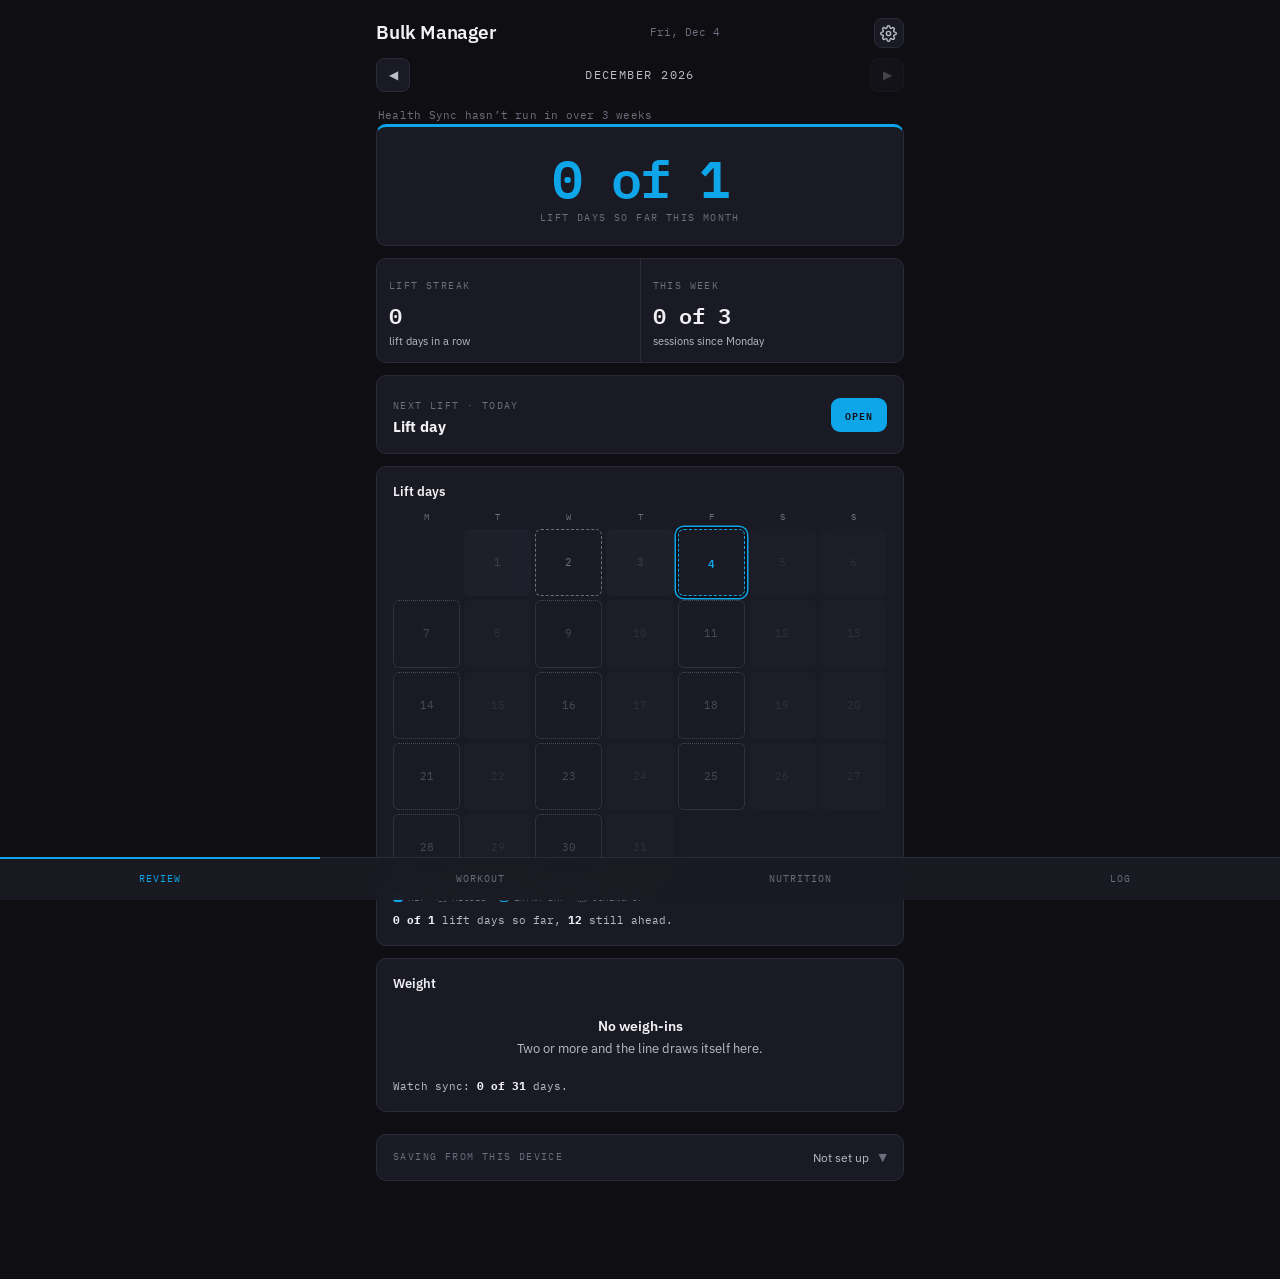
<file: review.html>
<!DOCTYPE html>
<html lang="en">
<head>
<meta charset="utf-8">
<title>Bulk Manager</title>
<!-- The review moved to the home page. Old links, including past emails,
     land here and get forwarded with their month intact. -->
<script>location.replace('index.html' + location.search + location.hash);</script>
<meta http-equiv="refresh" content="0; url=index.html">
</head>
<body></body>
</html>
</file>
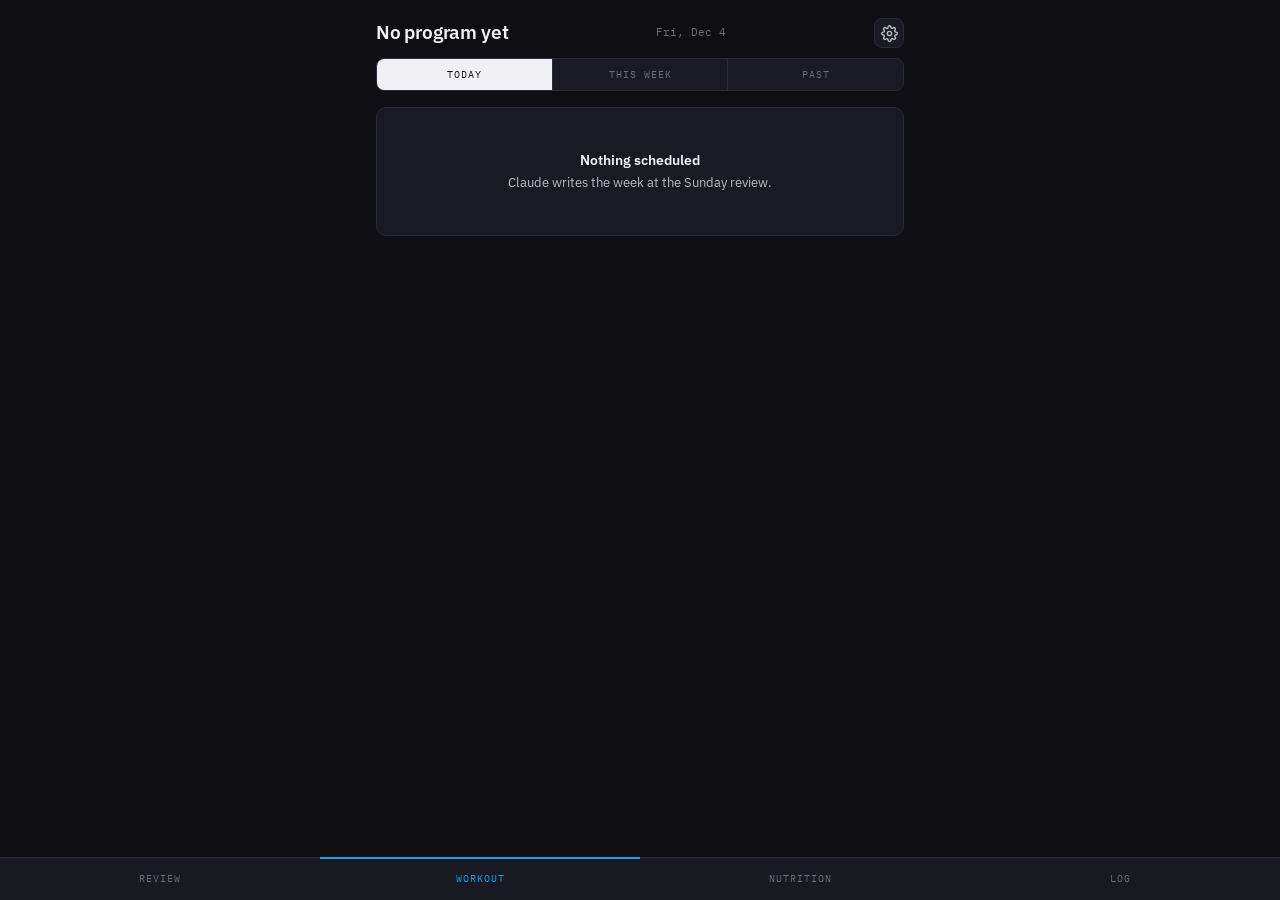
<file: workout.html>
<!DOCTYPE html>
<html lang="en">
<head>
<meta charset="utf-8">
<meta name="viewport" content="width=device-width,initial-scale=1,viewport-fit=cover">
<meta name="apple-mobile-web-app-capable" content="yes">
<title>Workout</title>
<link rel="icon" href="assets/icon.svg" type="image/svg+xml">
<link rel="icon" href="assets/favicon-32.png" sizes="32x32">
<link rel="apple-touch-icon" href="assets/apple-touch-icon.png">
<link rel="preconnect" href="https://fonts.googleapis.com">
<link rel="preconnect" href="https://fonts.gstatic.com" crossorigin>
<link href="https://fonts.googleapis.com/css2?family=IBM+Plex+Mono:wght@400;500;600&family=IBM+Plex+Sans:wght@400;500;600&display=swap" rel="stylesheet">
<link rel="stylesheet" href="assets/app.css">
<script src="assets/theme.js"></script>
<style>
  /* ---- header + view switch ---- */
  .hrow{display:flex;justify-content:space-between;align-items:center;gap:10px}
  .views{display:flex;border:1px solid var(--rule);border-radius:8px;overflow:hidden;margin:10px 0 16px}
  .views button{
    flex:1;background:var(--card);border:0;border-right:1px solid var(--rule);
    padding:9px 4px;font-family:'IBM Plex Mono',monospace;font-size:10px;
    letter-spacing:.1em;text-transform:uppercase;color:var(--ink-3);cursor:pointer;
  }
  .views button:last-child{border-right:0}
  .views button.on{background:var(--ink);color:var(--paper)}
  .view{display:none}
  .view.on{display:block}

  /* ---- session banner ---- */
  .focus{font-size:12.5px;color:var(--ink-2);margin:0 0 12px;line-height:1.45}
  .banner{
    display:flex;align-items:center;gap:8px;margin:0 0 12px;padding:9px 11px;
    border-radius:8px;border:1px solid var(--rule);border-left:3px solid var(--signal);
    font-size:11.5px;color:var(--ink-2);line-height:1.4;
  }
  .banner button{
    margin-left:auto;flex:none;background:none;border:1px solid var(--rule);
    border-radius:6px;padding:5px 9px;font-family:'IBM Plex Mono',monospace;
    font-size:9.5px;letter-spacing:.08em;text-transform:uppercase;
    color:var(--ink-2);cursor:pointer;
  }
  .banner b{color:var(--ink);font-weight:600}

  /* ---- exercise card ---- */
  .exwrap{transition:opacity .18s ease, transform .18s ease}
  .exwrap.swapping{opacity:0;transform:translateY(8px)}
  .exhead{display:flex;justify-content:space-between;align-items:flex-start;gap:10px}
  .exname{font-size:16px;font-weight:600;line-height:1.25}
  /* tiny 8-week trend line beside each lift: read only, neutral colors, never red */
  .spark{flex:none;display:block;width:64px;height:20px;margin-top:2px;opacity:0;animation:sparkin .6s ease-out .1s forwards}
  .spark polyline{fill:none;stroke:var(--ink-3);stroke-width:1.5;stroke-linecap:round;stroke-linejoin:round}
  .spark circle{fill:var(--signal)}
  @keyframes sparkin{to{opacity:1}}
  @media (prefers-reduced-motion:reduce){.spark{animation:none;opacity:1}}
  .scheme{
    font-family:'IBM Plex Mono',monospace;font-size:15px;font-weight:600;
    color:var(--signal);white-space:nowrap;letter-spacing:-.01em;
  }
  .caret{
    background:none;border:1px solid var(--rule);border-radius:6px;
    width:30px;height:30px;flex:none;cursor:pointer;color:var(--ink-2);
    font-size:11px;line-height:1;font-family:inherit;
  }
  .caret.open{color:var(--signal);border-color:var(--signal)}
  .cue{font-size:12px;color:var(--ink-2);margin:6px 0 0}
  .perhand{
    display:inline-block;margin-top:7px;padding:3px 8px;border-radius:20px;
    background:var(--track);font-family:'IBM Plex Mono',monospace;font-size:9px;
    letter-spacing:.08em;text-transform:uppercase;color:var(--ink-3);
  }

  .detail{
    margin-top:11px;padding:12px;border-radius:8px;background:var(--track);
    font-size:12.5px;line-height:1.5;
  }
  .detail h4{
    font-family:'IBM Plex Mono',monospace;font-size:9px;letter-spacing:.12em;
    text-transform:uppercase;color:var(--ink-3);margin:0 0 5px;font-weight:500;
  }
  .detail h4+ol,.detail h4+ul{margin:0 0 11px 17px}
  .detail h4+p{margin:0 0 11px}
  .detail li{margin-bottom:3px}
  .detail ul li::marker{color:var(--over)}
  .detail > *:last-child{margin-bottom:0}

  /* muscle chips */
  .mus{display:flex;flex-wrap:wrap;gap:5px;margin:0 0 11px}
  .mus span{
    font-family:'IBM Plex Mono',monospace;font-size:9.5px;letter-spacing:.04em;
    padding:3px 7px;border-radius:20px;border:1px solid var(--rule);color:var(--ink-2);
  }
  .mus span.p{border-color:var(--signal);color:var(--signal);font-weight:600}

  /* substitution comparison */
  .vsbox{
    margin:0 0 11px;padding:9px 10px;border-radius:7px;
    border:1px solid var(--rule);border-left:3px solid var(--ink-3);
  }
  .vsbox.like{border-left-color:var(--d0)}
  .vsbox.close{border-left-color:var(--d2)}
  .vsbox.diff{border-left-color:var(--d4)}
  .vstag{
    font-family:'IBM Plex Mono',monospace;font-size:9px;letter-spacing:.1em;
    text-transform:uppercase;color:var(--ink-3);display:block;margin-bottom:3px;
  }

  /* Two public-domain stills, cross-faded. Reads as a clean loop without
     shipping a single GIF or leaning on anyone's licensed footage. */
  .demo{
    position:relative;width:100%;aspect-ratio:4/3;margin-bottom:12px;
    border-radius:7px;overflow:hidden;background:var(--card);
    border:1px solid var(--rule);
  }
  .demo img{position:absolute;inset:0;width:100%;height:100%;object-fit:contain;display:block}
  .demo img.f1{animation:framecycle 3.2s steps(1,end) infinite}
  @keyframes framecycle{0%,50%{opacity:0}50.01%,100%{opacity:1}}
  .demo .cred{
    position:absolute;right:5px;bottom:4px;font-family:'IBM Plex Mono',monospace;
    font-size:8px;letter-spacing:.06em;color:var(--ink-3);opacity:.7;
  }

  .sugg{
    margin-top:11px;padding:9px 11px;border-radius:8px;
    border:1px solid var(--rule);border-left:3px solid var(--signal);
    font-size:12px;color:var(--ink-2);
  }
  .sugg b{color:var(--ink)}
  .sugg.cold{border-left-color:var(--ink-3)}
  /* One tap copies last session's numbers into the empty sets. Saves nothing. */
  .samebtn{
    display:inline-block;margin-top:8px;padding:6px 11px;border-radius:7px;
    border:1px solid var(--rule);background:transparent;color:var(--ink);
    font:500 11px 'IBM Plex Mono',monospace;letter-spacing:.04em;cursor:pointer;
    transition:background .2s ease,transform .15s ease;
  }
  .samebtn:active{background:var(--track);transform:scale(.98)}
  .set input.justfilled{animation:fillglow .9s ease-out}
  @keyframes fillglow{from{box-shadow:0 0 0 2px var(--signal)}to{box-shadow:0 0 0 2px transparent}}
  @media (prefers-reduced-motion:reduce){.set input.justfilled{animation:none}}

  /* ---- set logging ---- */
  .sets{margin-top:13px;display:flex;flex-direction:column;gap:12px}
  .set{border-top:1px solid var(--rule);padding-top:11px}
  .setrow{display:grid;grid-template-columns:26px 1fr auto 1fr;gap:8px;align-items:center}
  /* A hold has no weight and no rep count, so it gets one field and a unit. */
  .setrow.timed{grid-template-columns:26px 1fr auto}
  .setno{
    font-family:'IBM Plex Mono',monospace;font-size:13px;font-weight:600;
    color:var(--ink-3);text-align:center;
  }
  .setrow .x{font-family:'IBM Plex Mono',monospace;font-size:14px;color:var(--ink-3)}
  .setrow .unit{
    font-family:'IBM Plex Mono',monospace;font-size:13px;color:var(--ink-3);
    letter-spacing:.06em;padding-right:4px;
  }
  .set input{
    width:100%;padding:12px 6px;border:1px solid var(--rule);border-radius:8px;
    font-family:'IBM Plex Mono',monospace;font-size:19px;font-weight:600;text-align:center;
    background:var(--card);color:var(--ink);-webkit-appearance:none;
  }
  .set input:focus{outline:2px solid var(--signal);outline-offset:-1px;border-color:var(--signal)}
  .set input::placeholder{font-weight:400;font-size:14px;color:var(--ink-3)}

  .diff{display:grid;grid-template-columns:repeat(5,1fr);gap:5px;margin-top:8px}
  .diff button{
    padding:8px 2px;border:1px solid var(--rule);border-radius:7px;background:var(--card);
    font-family:'IBM Plex Mono',monospace;font-size:9.5px;
    color:var(--ink-3);cursor:pointer;
  }
  .diff button.on{color:#fff;font-weight:600}
  .diff button.on[data-d="0"]{background:var(--d0);border-color:var(--d0)}
  .diff button.on[data-d="1"]{background:var(--d1);border-color:var(--d1)}
  .diff button.on[data-d="2"]{background:var(--d2);border-color:var(--d2);color:#1A1A24}
  .diff button.on[data-d="3"]{background:var(--d3);border-color:var(--d3)}
  .diff button.on[data-d="4"]{background:var(--d4);border-color:var(--d4)}

  /* ---- favourite / dislike ---- */
  .rate{display:grid;grid-template-columns:1fr 1fr;gap:8px;margin-top:13px}
  .rate button{
    padding:9px 4px;border:1px solid var(--rule);border-radius:8px;background:var(--card);
    font-family:'IBM Plex Mono',monospace;font-size:9.5px;letter-spacing:.06em;
    text-transform:uppercase;color:var(--ink-3);cursor:pointer;
  }
  .rate button.on[data-v="1"]{background:var(--d0);border-color:var(--d0);color:#fff;font-weight:600}
  .rate button.on[data-v="-1"]{background:var(--d4);border-color:var(--d4);color:#fff;font-weight:600}
  .onfile{
    font-family:'IBM Plex Mono',monospace;font-size:9px;letter-spacing:.08em;
    text-transform:uppercase;color:var(--ink-3);margin-top:6px;display:block;
  }

  /* Both alternatives are always shown, including the original once you have
     swapped away from it, so a mis-tap is always one tap from undone. */
  .swaps{display:grid;grid-template-columns:1fr;gap:8px;margin-top:13px}
  .swap{
    padding:10px 11px;border:1px dashed var(--rule);border-radius:8px;
    background:none;color:var(--signal);cursor:pointer;text-align:left;
    font-family:inherit;font-size:11.5px;line-height:1.3;
  }
  .swap:active{background:var(--track)}
  .swap small{display:block;color:var(--ink-3);font-size:10.5px;line-height:1.4;margin-top:4px}
  .swaplabel{
    font-family:'IBM Plex Mono',monospace;font-size:9px;letter-spacing:.12em;
    text-transform:uppercase;color:var(--ink-3);margin-top:13px;display:block;
  }

  /* ---- notes + overall difficulty ---- */
  #notes{
    width:100%;margin-top:9px;padding:11px;border:1px solid var(--rule);
    border-radius:8px;background:var(--card);color:var(--ink);
    font-family:inherit;font-size:14px;line-height:1.45;min-height:82px;resize:vertical;
  }
  #notes:focus{outline:2px solid var(--signal);outline-offset:-1px;border-color:var(--signal)}
  #notes::placeholder{color:var(--ink-3)}

  .scale input[type=range]{width:100%;accent-color:var(--signal);margin:14px 0 4px}
  .scale-ends{
    display:flex;justify-content:space-between;
    font-family:'IBM Plex Mono',monospace;font-size:10px;
    letter-spacing:.1em;text-transform:uppercase;color:var(--ink-3);
  }
  .scale-now{text-align:center;font-size:20px;font-weight:600;margin-top:10px}

  .saved{
    text-align:center;font-family:'IBM Plex Mono',monospace;font-size:9.5px;
    letter-spacing:.1em;text-transform:uppercase;color:var(--ink-3);
    margin:12px 0 0;min-height:12px;transition:opacity .3s ease;
  }

  /* ---- week + past views ---- */
  .plain{padding:10px 0;border-bottom:1px solid var(--rule);font-size:13px}
  .plain:last-child{border-bottom:0;padding-bottom:0}
  .plain b{font-weight:600}
  .plain em{
    font-style:normal;font-family:'IBM Plex Mono',monospace;font-size:13px;
    color:var(--signal);font-weight:600;float:right;
  }
  .plain i{display:block;font-style:normal;font-size:11px;color:var(--ink-2);margin-top:2px}
  .plain u{
    display:block;text-decoration:none;font-family:'IBM Plex Mono',monospace;
    font-size:10px;color:var(--ink-3);margin-top:3px;
  }
  .hint{font-size:11px;color:var(--ink-2);text-align:center;margin:10px 0 4px}
  .addin{border-left:3px solid var(--burn)}
  .startbtn{
    display:block;width:100%;margin-top:13px;padding:11px;cursor:pointer;
    border:1px solid var(--signal);border-radius:8px;background:none;color:var(--signal);
    font-family:'IBM Plex Mono',monospace;font-size:10px;
    letter-spacing:.12em;text-transform:uppercase;
  }
  .startbtn:active{background:var(--track)}
  .startbtn.wip{border-style:dashed}

  /* ---- per-exercise note ---- */
  .notetog{
    display:flex;align-items:center;gap:7px;width:100%;margin-top:13px;padding:9px 11px;
    border:1px solid var(--rule);border-radius:8px;background:none;cursor:pointer;
    font-family:'IBM Plex Mono',monospace;font-size:9.5px;letter-spacing:.08em;
    text-transform:uppercase;color:var(--ink-3);text-align:left;
  }
  .notetog .peek{
    flex:1;min-width:0;overflow:hidden;text-overflow:ellipsis;white-space:nowrap;
    font-family:'IBM Plex Sans',sans-serif;font-size:12px;letter-spacing:0;
    text-transform:none;color:var(--ink-2);
  }
  .notetog .arrow{margin-left:auto;flex:none}
  .notetog.has{color:var(--signal);border-color:var(--signal)}
  .exnote{
    width:100%;margin-top:8px;padding:10px;border:1px solid var(--rule);border-radius:8px;
    background:var(--card);color:var(--ink);font-family:inherit;font-size:14px;
    line-height:1.45;min-height:70px;resize:vertical;
  }
  .exnote:focus{outline:2px solid var(--signal);outline-offset:-1px;border-color:var(--signal)}

  /* ---- warm-up / cool-down ---- */
  details.wc{padding:0}
  details.wc > summary{
    list-style:none;cursor:pointer;padding:14px 16px;display:flex;align-items:center;gap:10px;
  }
  details.wc > summary::-webkit-details-marker{display:none}
  details.wc > summary .picked{flex:1;min-width:0;font-size:12.5px;color:var(--ink-2);text-align:right;
    overflow:hidden;text-overflow:ellipsis;white-space:nowrap}
  details.wc > summary .picked b{color:var(--signal);font-weight:600}
  details.wc > summary .arrow{color:var(--ink-3);font-size:11px;flex:none}
  details.wc[open] > summary .arrow{transform:rotate(180deg)}
  .wcbody{padding:0 16px 16px}
  .goal{font-size:12px;color:var(--ink-2);line-height:1.5;margin:0 0 12px}
  .chips{display:flex;flex-wrap:wrap;gap:7px}
  .chips button{
    padding:8px 11px;border:1px solid var(--rule);border-radius:20px;background:var(--card);
    color:var(--ink-2);font-family:inherit;font-size:12.5px;cursor:pointer;
  }
  .chips button.mob{border-style:dashed}
  .chips button.on{background:var(--signal);border-color:var(--signal);color:var(--paper);font-weight:600}
  .wcpick{margin-top:12px;padding:11px 12px;border-radius:8px;background:var(--track);font-size:12.5px;line-height:1.5}
  .wcpick + .wcpick{margin-top:8px}
  .wcpick .top{display:flex;align-items:center;gap:10px;margin-bottom:6px}
  .wcpick .top b{flex:1;font-size:13.5px}
  .wcpick input{
    width:62px;padding:8px 4px;border:1px solid var(--rule);border-radius:7px;background:var(--card);
    color:var(--ink);font-family:'IBM Plex Mono',monospace;font-size:16px;font-weight:600;text-align:center;
  }
  .wcpick input:focus{outline:2px solid var(--signal);outline-offset:-1px}
  .wcpick .unit{font-family:'IBM Plex Mono',monospace;font-size:11px;color:var(--ink-3)}
  .wcpick p{margin:0 0 5px;color:var(--ink-2)}
  .wcpick p:last-child{margin:0}
  .wcpick p i{font-style:normal;font-family:'IBM Plex Mono',monospace;font-size:9px;letter-spacing:.1em;
    text-transform:uppercase;color:var(--ink-3);margin-right:5px}

  /* ---- save + copy ---- */
  button.action.ghost{background:none;color:var(--ink);border:1px solid var(--rule);margin-top:9px;font-weight:500}
  button.action.saving{opacity:.6}
  button.action.dirty{background:var(--signal);color:var(--paper)}
  .saveerr{margin-top:10px;padding:10px 12px;border-radius:8px;border:1px solid var(--over);
    color:var(--ink);font-size:12.5px;line-height:1.45}
  .saveerr a{color:var(--signal)}
  .pastnote{display:block;font-size:11.5px;color:var(--ink-2);margin-top:3px}

  /* ---- collapsed exercise ---- */
  .exwrap.shut{padding:13px 16px;cursor:pointer}
  .exwrap.shut .exname{font-size:15px}
  .shutsum{font-family:'IBM Plex Mono',monospace;font-size:11px;color:var(--ink-3);margin-top:3px;
    overflow:hidden;text-overflow:ellipsis;white-space:nowrap}
  .shutsum.done{color:var(--protein)}
  .shutsum.part{color:var(--signal)}
  .chev{flex:none;color:var(--ink-3);font-size:11px;align-self:center;padding-left:2px}
  .exname.tap{cursor:pointer}
  .collapsebtn{
    display:block;width:100%;margin-top:14px;padding:11px 0 1px;border:0;border-top:1px solid var(--rule);
    background:none;color:var(--ink-3);cursor:pointer;font-family:'IBM Plex Mono',monospace;
    font-size:9.5px;letter-spacing:.1em;text-transform:uppercase;
  }
</style>
</head>
<body>

<div class="wrap">
  <header style="display:block;margin-bottom:0">
    <div class="hrow">
      <h1 id="title">Workout</h1>
      <span class="date" id="today"></span>
    </div>
    <div class="views">
      <button data-v="today" class="on">Today</button>
      <button data-v="week">This week</button>
      <button data-v="past">Past</button>
    </div>
  </header>

  <section class="view on" id="v-today">
    <div id="banner"></div>
    <p class="focus" id="focus" style="display:none"></p>
    <details class="card wc" id="warmcard">
      <summary><span class="eyebrow">Warm-up</span><span class="picked" id="warmpicked">Pick one</span><span class="arrow">&#9660;</span></summary>
      <div class="wcbody" id="warmbody"></div>
    </details>
    <div id="session"></div>
    <details class="card wc" id="coolcard">
      <summary><span class="eyebrow">Cool-down</span><span class="picked" id="coolpicked">Optional</span><span class="arrow">&#9660;</span></summary>
      <div class="wcbody" id="coolbody"></div>
    </details>

    <div class="card" id="feelcard">
      <div class="eyebrow">Overall difficulty</div>
      <div class="scale">
        <input type="range" id="feel" min="1" max="5" step="1" value="3">
        <div class="scale-ends"><span>Rough</span><span>Easy</span></div>
        <div class="scale-now" id="feelnow">Solid</div>
      </div>
    </div>

    <div class="card" id="notecard">
      <div class="eyebrow">General notes, optional</div>
      <textarea id="notes" placeholder="Gym was packed. Slept badly. Anything not about one exercise."></textarea>
    </div>

    <button class="action" id="save">Save workout</button>
    <div id="saveerr"></div>
    <button class="action ghost" id="copy">Copy for Claude</button>
    <p class="saved" id="savedmsg"></p>
    <p class="hint" id="savehint">Save writes it straight to your log. Copy is for when you want Claude's take on the session.</p>
  </section>

  <section class="view" id="v-week"><div id="weeklist"></div></section>
  <section class="view" id="v-past"><div id="pastlist"></div></section>
</div>

<nav>
  <a href="index.html">Review</a>
  <a href="workout.html" class="on">Workout</a>
  <a href="nutrition.html">Nutrition</a>
  <a href="nutrition.html#log">Log</a>
</nav>

<script src="assets/data.js"></script>
<script src="assets/exercises.js"></script>
<script src="assets/exercise-images.js"></script>
<script src="assets/exercise-knowledge.js"></script>
<script src="assets/warmups.js"></script>
<script src="assets/github.js"></script>
<script>
// Difficulty scale. Index 0-4 maps to RPE 6-10 so the stored shape stays
// compatible with LOGGING-SPEC and with anything already logged.
const DIFF      = ['Easy', 'Mod', 'Hard', 'V.Hard', 'Max'];
const DIFF_WORD = ['easy', 'moderate', 'hard', 'very hard', 'max'];
const OVERALL   = ['rough', 'tough', 'solid', 'good', 'easy'];
const diffToRpe = i => i + 6;

const KNOW = (typeof EX_KNOW !== 'undefined') ? EX_KNOW : {};

// Dumbbell work logs one bell, never the pair. A lunge logged as 30 means two
// 30s. Keeps load_step honest: the next jump up is one 5 lb dumbbell, not a
// 5 lb change spread across both. Anything with "dumbbell" in its name is
// caught automatically, so a new dumbbell exercise gets the tag without
// anyone remembering to add it. The two lists below cover the names that
// do not say dumbbell, and the ones that only use a single bell.
const DB_PAIR = new Set([
  'Hammer curl', 'Walking lunge', 'Bulgarian split squat', 'Farmer carry',
  'Chest-supported row', 'Reverse lunge', 'Step-up', 'Shrug'
]);
const DB_SINGLE = new Set([
  'Goblet squat', 'Single-arm dumbbell row', 'Overhead dumbbell extension'
]);
function dumbbellKind(name) {
  if (DB_SINGLE.has(name)) return 'single';
  if (DB_PAIR.has(name) || /dumbbell/i.test(name)) return 'pair';
  return null;
}
const DB_LABEL = {
  pair: 'Dumbbells: log the weight of one, not the pair',
  single: 'One dumbbell: log its weight'
};

// ---------- timed exercises ----------
// A plank is measured in seconds. Asking for a weight and a rep count on one
// is noise, so these get a single seconds field instead.
const TIMED = new Set([
  'Plank', 'Side plank', 'Couch stretch', 'Wall sit', 'Dead hang',
  'Farmer carry', 'Hollow body hold', 'Bear crawl hold'
]);

// Name decides, not the scheme. Otherwise swapping Plank out for Pallof press
// would leave the seconds field in place because the scheme still says 30-45s.
// The scheme is only a fallback for a name with no entry in exercises.js.
function isTimed(name, scheme) {
  if (TIMED.has(name)) return true;
  if (typeof EXERCISES !== 'undefined' && EXERCISES[name]) return false;
  return !!scheme && /\d\s*(?:s|sec|secs|seconds)\b/i.test(scheme);
}

// Pulls the target hold out of a scheme like "3 x 30-45s" for the placeholder.
function schemeSeconds(scheme) {
  const m = String(scheme || '').match(/(\d+)\s*(?:s|sec|secs|seconds)\b/i);
  return m ? m[1] : null;
}

let PROG        = {};      // the whole program file
let SESSION     = null;    // { title, exercises: [...] }
let SESSION_KEY = null;    // A / B / C / P / S. Keys the autosave slot
let HISTORY     = [];      // past logged sessions, any month
let TREND       = [];      // logged sessions from the last 8 weeks, for the trend lines
let PICK        = [];      // per-exercise: active option in [main, ...subs]
let VALUES      = [];      // per-exercise, per-set: { w, r, t, d }
let OPEN        = [];      // per-exercise: detail panel expanded
let SHUT        = [];      // per-exercise: whole card collapsed to one line
let FEEL        = 3;
let RATINGS     = {};      // name -> 1 | -1 | 0, this device
let ON_FILE     = {};      // name -> 'favorite' | 'disliked', from the repo
let EXNOTES     = [];      // per-exercise: note text
let NOTEOPEN    = [];      // per-exercise: note box expanded
let WARM        = {};      // warm-up name -> minutes string
let COOL        = {};      // cool-down name -> minutes string
let SAVED_SIG   = null;    // fingerprint of what was last saved to the repo
let SAVED_AT    = null;

const esc = s => String(s == null ? '' : s)
  .replace(/&/g, '&amp;').replace(/</g, '&lt;').replace(/>/g, '&gt;');

// ---------- view switching ----------
document.querySelectorAll('.views button').forEach(b => b.onclick = () => {
  document.querySelectorAll('.views button').forEach(x => x.classList.toggle('on', x === b));
  document.querySelectorAll('.view').forEach(x => x.classList.toggle('on', x.id === 'v-' + b.dataset.v));
  window.scrollTo(0, 0);
});
const showToday = () => document.querySelector('.views button[data-v="today"]').click();

/* ============================================================
   AUTOSAVE
   The whole reason this exists: iOS evicts a background tab and
   reloads it on return, which used to wipe everything typed. Now
   every keystroke, difficulty tap and swap is mirrored to device
   storage and restored on load. Slot is keyed by date and session,
   so two sessions on one day never overwrite each other. Slots
   older than three days are swept on boot.
   ============================================================ */
const WIP_PREFIX = 'bm.wip.';
const RATE_KEY   = 'bm.ratings';
const DAY_MS     = 86400000;

function wipKey() { return WIP_PREFIX + isoDate(new Date()) + '.' + (SESSION_KEY || 'x'); }

let saveTimer = null;
function flashSaved() {
  const el = document.getElementById('savedmsg');
  if (!el) return;
  el.textContent = 'Saved on this device';
  el.style.opacity = '1';
  clearTimeout(saveTimer);
  saveTimer = setTimeout(() => { el.style.opacity = '0'; }, 1400);
}

function saveWip(quiet) {
  if (!SESSION) return;
  try {
    const notesEl = document.getElementById('notes');
    localStorage.setItem(wipKey(), JSON.stringify({
      v: VALUES, p: PICK, f: FEEL,
      n: notesEl ? notesEl.value : '',
      x: EXNOTES, wu: WARM, cd: COOL, sg: SAVED_SIG, sa: SAVED_AT, c: SHUT,
      t: Date.now()
    }));
    if (!quiet) flashSaved();
  } catch (e) { /* private mode or storage full. Logging still works. */ }
  paintSaveBtn();
}

// Anything typed at all: a set, a note, a warm-up. An empty slot is noise.
function wipTouched(d) {
  if (!d) return false;
  const sets = Array.isArray(d.v) && d.v.some(sets => (sets || []).some(s =>
    s && (s.w || s.r || s.t || s.d != null)));
  const notes = Array.isArray(d.x) && d.x.some(n => n && n.trim());
  const wc = Object.keys(d.wu || {}).length || Object.keys(d.cd || {}).length;
  return !!(sets || notes || wc || (d.n && d.n.trim()));
}

function loadWip() {
  try {
    const raw = localStorage.getItem(wipKey());
    if (!raw) return false;
    const d = JSON.parse(raw);
    if (!d || !Array.isArray(d.v) || d.v.length !== VALUES.length) return false;
    const touched = wipTouched(d);
    VALUES = d.v;
    if (Array.isArray(d.p) && d.p.length === PICK.length) PICK = d.p;
    if (Array.isArray(d.x) && d.x.length === EXNOTES.length) EXNOTES = d.x.map(n => n || '');
    if (Array.isArray(d.c) && d.c.length === SHUT.length) SHUT = d.c.map(Boolean);
    if (d.wu && typeof d.wu === 'object') WARM = d.wu;
    if (d.cd && typeof d.cd === 'object') COOL = d.cd;
    if (d.sg) { SAVED_SIG = d.sg; SAVED_AT = d.sa || null; }
    if (typeof d.f === 'number') FEEL = d.f;
    const notesEl = document.getElementById('notes');
    if (notesEl && d.n) notesEl.value = d.n;
    return touched;
  } catch (e) { return false; }
}

function clearWip() {
  try { localStorage.removeItem(wipKey()); } catch (e) {}
}

function sweepWip() {
  try {
    const cutoff = Date.now() - 3 * DAY_MS;
    for (let i = localStorage.length - 1; i >= 0; i--) {
      const k = localStorage.key(i);
      if (!k || k.indexOf(WIP_PREFIX) !== 0) continue;
      let t = 0;
      try { t = (JSON.parse(localStorage.getItem(k)) || {}).t || 0; } catch (e) {}
      if (t < cutoff) localStorage.removeItem(k);
    }
  } catch (e) {}
}

// Does a given session key have unsent work saved for today?
function wipExists(key) {
  try {
    const raw = localStorage.getItem(WIP_PREFIX + isoDate(new Date()) + '.' + key);
    if (!raw) return false;
    const d = JSON.parse(raw);
    return wipTouched(d);
  } catch (e) { return false; }
}

// Belt and braces. iOS kills tabs without warning, so mirror on the way out too.
window.addEventListener('pagehide', () => saveWip(true));
document.addEventListener('visibilitychange', () => {
  if (document.visibilityState === 'hidden') saveWip(true);
});

// ---------- ratings ----------
// A rating already saved in the repo shows as selected, so a favourite marked
// weeks ago is still visibly marked next time that exercise comes up. A local
// tap overrides it, including tapping the lit button again to clear it, which
// stores an explicit 0 rather than deleting the key. Deleting would just let
// the filed value reappear and make the clear look broken.
const hasLocal = name => Object.prototype.hasOwnProperty.call(RATINGS, name);
function effRating(name) {
  if (hasLocal(name)) return RATINGS[name];
  return ON_FILE[name] === 'favorite' ? 1 : ON_FILE[name] === 'disliked' ? -1 : 0;
}

function loadRatings() {
  try { RATINGS = JSON.parse(localStorage.getItem(RATE_KEY) || '{}') || {}; }
  catch (e) { RATINGS = {}; }
}
function saveRatings() {
  try { localStorage.setItem(RATE_KEY, JSON.stringify(RATINGS)); } catch (e) {}
}

// ---------- progression ----------
// Looks up the last time this exercise was logged and turns the recorded
// difficulty into a concrete instruction. No history means no number, on
// purpose. Guessing a starting weight would be worse than leaving it blank.
function suggestion(name, timed) {
  const past = HISTORY
    .filter(s => (s.exercises || []).some(e => e.name === name))
    .sort((a, b) => String(b.date).localeCompare(String(a.date)));

  if (!past.length) return null;

  const sess = past[0];
  const ex   = sess.exercises.find(e => e.name === name);
  const all  = ex.sets || [];

  const rpeAvg = list => {
    const r = list.map(s => s.rpe).filter(x => typeof x === 'number');
    return r.length ? r.reduce((a, b) => a + b, 0) / r.length : null;
  };

  // Holds progress on time, not on load. Same RPE bands, different lever.
  if (timed) {
    const held = all.filter(s => s && typeof s.duration_s === 'number');
    if (!held.length) return null;

    const best = held.reduce((a, b) => (b.duration_s > a.duration_s ? b : a)).duration_s;
    const avg  = rpeAvg(held);
    const last = held.map(s => s.duration_s + 's').join(', ');

    let advice, target = best;
    if (avg == null) {
      advice = 'Repeat it and log the difficulty this time.';
    } else if (avg <= 7) {
      target = best + 10;
      advice = `Held it easily. Go for <b>${target}s</b>.`;
    } else if (avg <= 8) {
      advice = `Hold <b>${best}s</b> again, add a few seconds if the position stays clean.`;
    } else if (avg <= 9) {
      advice = `Repeat <b>${best}s</b>.`;
    } else {
      target = Math.max(10, Math.round((best * 0.85) / 5) * 5);
      advice = `Was maxed out. Drop to <b>${target}s</b> and keep the position honest.`;
    }
    return { date: sess.date, last, advice, target };
  }

  const sets = all.filter(s => s && (s.weight_lb != null || s.reps != null));
  if (!sets.length) return null;

  const weighted = sets.filter(s => typeof s.weight_lb === 'number' && s.weight_lb > 0);
  const top  = weighted.length
    ? weighted.reduce((a, b) => (b.weight_lb > a.weight_lb ? b : a))
    : sets[0];
  const avg  = rpeAvg(sets);
  const step = (EXERCISES[name] || {}).load_step;
  const bw   = step === 0;

  const last = sets.map(s =>
    `${s.weight_lb ? s.weight_lb + ' x ' : ''}${s.reps != null ? s.reps : '?'}`).join(', ');

  let advice, target = null;

  if (avg == null) {
    advice = 'Repeat it and log the difficulty this time.';
    target = top.weight_lb || null;
  } else if (bw) {
    advice = avg <= 7 ? 'Add reps or slow the tempo down.'
           : avg <= 9 ? 'Repeat the same reps.'
           : 'Cut the reps back a little.';
  } else if (avg <= 7) {
    target = (top.weight_lb || 0) + (step || 5);
    advice = `Went easy. Move up to <b>${target} lb</b>.`;
  } else if (avg <= 8) {
    target = top.weight_lb;
    advice = `Same <b>${target} lb</b>, chase one more rep per set.`;
  } else if (avg <= 9) {
    target = top.weight_lb;
    advice = `Repeat <b>${target} lb</b> and clean it up.`;
  } else {
    target = top.weight_lb;
    advice = `Was maxed out. Hold at <b>${target} lb</b> or back off five percent.`;
  }

  return { date: sess.date, last, advice, target };
}

// ---------- 8-week trend line ----------
// One point per logged session over the last 8 weeks: best estimated max for
// weighted lifts, best reps for bodyweight, longest hold for timed ones. Read
// only, drawn from the logs. Needs two sessions to say anything, so it stays
// hidden until then. Flat stretches just look flat.
const TREND_DAYS = 56;
function trendPoints(name, timed) {
  const pts = [];
  TREND.forEach(sess => {
    const ex = (sess.exercises || []).find(e => e.name === name);
    if (!ex) return;
    let best = null;
    (ex.sets || []).forEach(st => {
      if (!st) return;
      let v = null;
      if (timed) v = typeof st.duration_s === 'number' ? st.duration_s : null;
      else if (typeof st.weight_lb === 'number' && st.weight_lb > 0 && typeof st.reps === 'number' && st.reps > 0) v = st.weight_lb * (1 + st.reps / 30);
      else if (typeof st.reps === 'number') v = st.reps;
      if (v != null && (best == null || v > best)) best = v;
    });
    if (best != null) pts.push({ date: String(sess.date), v: best });
  });
  return pts.sort((a, b) => a.date.localeCompare(b.date));
}
// Last logged sets for this lift, newest session first. Used by the
// "Same as last time" button, which only fills boxes on this screen.
function lastSets(name, timed) {
  const past = HISTORY
    .filter(s => (s.exercises || []).some(e => e.name === name))
    .sort((a, b) => String(b.date).localeCompare(String(a.date)));
  if (!past.length) return [];
  const ex = past[0].exercises.find(e => e.name === name);
  return (ex.sets || []).filter(st => st && (timed
    ? typeof st.duration_s === 'number'
    : (st.weight_lb != null || st.reps != null)));
}

function sparkHtml(name, timed) {
  const pts = trendPoints(name, timed);
  if (pts.length < 2) return '';
  const W = 64, H = 20, P = 3;
  const lo = Math.min(...pts.map(p => p.v)), hi = Math.max(...pts.map(p => p.v));
  const span = hi - lo || 1;
  const xy = pts.map((p, k) => [
    P + (k / (pts.length - 1)) * (W - 2 * P),
    hi === lo ? H / 2 : H - P - ((p.v - lo) / span) * (H - 2 * P)
  ]);
  const last = xy[xy.length - 1];
  const tip = `${pts.length} sessions in the last 8 weeks`;
  return `<svg class="spark" viewBox="0 0 ${W} ${H}" role="img" aria-label="${tip}"><title>${tip}</title>
    <polyline points="${xy.map(q => q[0].toFixed(1) + ',' + q[1].toFixed(1)).join(' ')}"/>
    <circle cx="${last[0].toFixed(1)}" cy="${last[1].toFixed(1)}" r="2.2"/></svg>`;
}

// ---------- exercise card ----------
function options(i) {
  const base = SESSION.exercises[i];
  return [base.name].concat(base.subs || []);
}
function currentName(i) {
  return options(i)[PICK[i]];
}
function currentTimed(i) {
  return isTimed(currentName(i), SESSION.exercises[i].scheme);
}

function demoHtml(name) {
  const id = EX_IMG[name];
  if (!id) return '';
  return `<div class="demo">
    <img src="${EX_IMG_BASE}${id}/0.jpg" alt="" loading="lazy">
    <img class="f1" src="${EX_IMG_BASE}${id}/1.jpg" alt="" loading="lazy">
    <span class="cred">free-exercise-db</span>
  </div>`;
}

// What it trains, and where you should feel it. Skipped silently when the
// exercise has no entry yet rather than printing an empty heading.
function knowHtml(name) {
  const k = KNOW[name];
  if (!k) return '';
  let out = '';
  if (k.targets) {
    const prim = (k.targets.primary || []).map(m => `<span class="p">${esc(m)}</span>`);
    const sec  = (k.targets.secondary || []).map(m => `<span>${esc(m)}</span>`);
    if (prim.length || sec.length) {
      out += `<h4>What it trains</h4><div class="mus">${prim.concat(sec).join('')}</div>`;
    }
  }
  if (k.feel) out += `<h4>Where you should feel it</h4><p>${esc(k.feel)}</p>`;
  return out;
}

const VS_LABEL = { like: 'Straight swap', close: 'Close, with a difference', diff: 'Trains something else' };

// Pulls the comparison between the programmed exercise and whatever is
// currently selected in its place.
function vsEntry(i, name) {
  const base = SESSION.exercises[i];
  if (name === base.name) return null;
  const k = KNOW[base.name];
  if (!k || !k.vs || !k.vs[name]) return null;
  return k.vs[name];
}

function vsHtml(i, name) {
  const e = vsEntry(i, name);
  if (!e) return '';
  return `<div class="vsbox ${esc(e.v)}">
    <span class="vstag">vs ${esc(SESSION.exercises[i].name)} &middot; ${esc(VS_LABEL[e.v] || '')}</span>
    ${esc(e.n)}
  </div>`;
}

// Collapsed by default so it costs one line per card. Shows the start of the
// note when closed, so you can see which exercises already have one.
function noteHtml(i, name) {
  const txt = EXNOTES[i] || '';
  const has = !!txt.trim();
  const peek = has ? `<span class="peek">${esc(txt.trim())}</span>` : '<span class="peek" style="color:var(--ink-3)">Add a note</span>';
  return `<button class="notetog${has ? ' has' : ''}" data-notetog="${i}">&#9998; Note ${NOTEOPEN[i] ? '' : peek}<span class="arrow">${NOTEOPEN[i] ? '&#9650;' : '&#9660;'}</span></button>
    ${NOTEOPEN[i] ? `<textarea class="exnote" data-exnote="${i}" placeholder="How ${esc(name)} felt, what to change next time">${esc(txt)}</textarea>` : ''}`;
}

// One line per exercise once you're done with it. Nothing typed is lost:
// VALUES, notes and the swap all live outside the card and paint straight
// back when it opens again.
function shutCard(i) {
  const base  = SESSION.exercises[i];
  const name  = currentName(i);
  const timed = isTimed(name, base.scheme);
  const sets  = VALUES[i].filter(v => timed ? v.t : (v.w || v.r));
  const bits  = sets.map(v => timed ? `${v.t}s` : `${v.w || 'bw'}×${v.r || '?'}`);
  let cls = '', sum;
  if (!sets.length) sum = 'Not started';
  else {
    cls = sets.length >= base.sets ? 'done' : 'part';
    sum = (cls === 'done' ? '✓ ' : '') + bits.join(' · ');
  }
  if ((EXNOTES[i] || '').trim()) sum += '  ✎';
  return `<div class="card exwrap shut" data-card="${i}" data-expand="${i}">
    <div class="exhead">
      <div style="flex:1;min-width:0">
        <div class="exname">${esc(name)}${PICK[i] !== 0 ? ' <span class="flag">swapped</span>' : ''}</div>
        <div class="shutsum ${cls}">${esc(sum)}</div>
      </div>
      ${sparkHtml(name, timed)}
      <div class="scheme">${esc(base.scheme)}</div>
      <span class="chev">&#9660;</span>
    </div>
  </div>`;
}

function exCard(i) {
  if (SHUT[i]) return shutCard(i);
  const base  = SESSION.exercises[i];
  const name  = currentName(i);
  const timed = isTimed(name, base.scheme);
  const ref   = EXERCISES[name] || null;
  const sug   = suggestion(name, timed);
  const opts  = options(i);

  let detail = '';
  if (OPEN[i]) {
    const body = ref
      ? `<h4>How to do it</h4>
         <ol>${ref.form.map(f => `<li>${esc(f)}</li>`).join('')}</ol>
         <h4>Common errors</h4>
         <ul>${ref.errors.map(f => `<li>${esc(f)}</li>`).join('')}</ul>`
      : 'No form notes saved for this one yet. Ask Claude to add it.';
    detail = `<div class="detail">
      ${demoHtml(name)}
      ${vsHtml(i, name)}
      ${knowHtml(name)}
      ${body}
    </div>`;
  }

  const coldMsg = timed
    ? 'No history yet. Hold until the position starts to break, then stop and log how it felt.'
    : 'No history yet. Pick a weight you could stop two reps short of, and log how it felt.';

  const sugHtml = sug
    ? `<div class="sugg"><b>${prettyDate(sug.date)}:</b> ${esc(sug.last)}<br>${sug.advice}${
        lastSets(name, timed).length ? `<br><button class="samebtn" data-same="${i}">&#8635; Same as last time</button>` : ''}</div>`
    : `<div class="sugg cold">${coldMsg}</div>`;

  const setsHtml = [...Array(base.sets)].map((_, j) => {
    const v = VALUES[i][j];
    const diff = `<div class="diff">
        ${DIFF.map((d, k) => `<button data-e="${i}" data-s="${j}" data-d="${k}"${v.d === k ? ' class="on"' : ''}>${d}</button>`).join('')}
      </div>`;

    if (timed) {
      const ph = (sug && sug.target) || schemeSeconds(base.scheme) || 'sec';
      return `<div class="set">
        <div class="setrow timed">
          <div class="setno">${j + 1}</div>
          <input inputmode="numeric" placeholder="${esc(ph)}" value="${esc(v.t)}" data-e="${i}" data-s="${j}" data-k="t">
          <div class="unit">sec</div>
        </div>
        ${diff}
      </div>`;
    }

    const ph = sug && sug.target ? String(sug.target) : 'lb';
    return `<div class="set">
      <div class="setrow">
        <div class="setno">${j + 1}</div>
        <input inputmode="decimal" placeholder="${ph}" value="${esc(v.w)}" data-e="${i}" data-s="${j}" data-k="w">
        <div class="x">x</div>
        <input inputmode="numeric" placeholder="reps" value="${esc(v.r)}" data-e="${i}" data-s="${j}" data-k="r">
      </div>
      ${diff}
    </div>`;
  }).join('');

  // Ratings ride along in the copied block rather than posting anywhere. The
  // site is static, so there is nothing to post to without shipping a token.
  const r = effRating(name);
  const filed = !hasLocal(name) && ON_FILE[name];
  const rateHtml = `<div class="rate">
      <button data-rate="${i}" data-v="1"${r === 1 ? ' class="on"' : ''}>&#9829; More of this</button>
      <button data-rate="${i}" data-v="-1"${r === -1 ? ' class="on"' : ''}>&#10005; Less of this</button>
    </div>${filed ? `<span class="onfile">Already marked ${esc(filed)}</span>` : ''}`;

  const alts = opts.map((o, k) => {
    if (k === PICK[i]) return '';
    const e = k === 0 ? null : (KNOW[base.name] || {}).vs && (KNOW[base.name] || {}).vs[o];
    const note = k === 0 ? 'Back to what was programmed.' : (e ? e.n : '');
    return `<button class="swap" data-swap="${i}" data-opt="${k}">&#8646; ${esc(o)}${note ? `<small>${esc(note)}</small>` : ''}</button>`;
  }).join('');

  return `<div class="card exwrap" data-card="${i}">
    <div class="exhead">
      <div style="flex:1;min-width:0">
        <div class="exname tap" data-collapse="${i}">${esc(name)}${PICK[i] !== 0 ? ' <span class="flag">swapped</span>' : ''}</div>
      </div>
      ${sparkHtml(name, timed)}
      <div class="scheme">${esc(base.scheme)}</div>
      <button class="caret${OPEN[i] ? ' open' : ''}" data-caret="${i}" aria-label="Form, targets and common errors">${OPEN[i] ? '&#9650;' : '&#9660;'}</button>
    </div>
    <div class="cue">${esc(base.cue)}</div>
    ${!timed && dumbbellKind(name) ? `<span class="perhand">${DB_LABEL[dumbbellKind(name)]}</span>` : ''}
    ${detail}
    ${sugHtml}
    <div class="sets">${setsHtml}</div>
    ${noteHtml(i, name)}
    ${rateHtml}
    ${alts ? `<span class="swaplabel">Swap for</span><div class="swaps">${alts}</div>` : ''}
    <button class="collapsebtn" data-collapse="${i}">&#9650; Done, collapse</button>
  </div>`;
}

function renderSession() {
  document.getElementById('session').innerHTML =
    SESSION.exercises.map((_, i) => exCard(i)).join('');
  wire();
}

// Re-render one card with a short fade so the swap reads as a swap. Sets you
// have already entered survive it: VALUES is never touched here, and exCard
// paints straight back out of it. A mis-tap costs nothing.
function repaint(i, animate) {
  const el = document.querySelector(`[data-card="${i}"]`);
  if (!el) return;
  if (!animate) {
    el.outerHTML = exCard(i);
    wire();
    return;
  }
  el.classList.add('swapping');
  setTimeout(() => {
    el.outerHTML = exCard(i);
    const fresh = document.querySelector(`[data-card="${i}"]`);
    fresh.classList.add('swapping');
    wire();
    requestAnimationFrame(() => requestAnimationFrame(() =>
      fresh.classList.remove('swapping')));
  }, 190);
}

function wire() {
  document.querySelectorAll('[data-caret]').forEach(b => b.onclick = () => {
    const i = +b.dataset.caret;
    OPEN[i] = !OPEN[i];
    repaint(i, false);
  });

  document.querySelectorAll('[data-swap]').forEach(b => b.onclick = () => {
    const i = +b.dataset.swap;
    PICK[i] = +b.dataset.opt;
    saveWip(true);
    repaint(i, true);
  });

  // Fills only the sets that are still blank, so nothing you typed is lost.
  document.querySelectorAll('[data-same]').forEach(b => b.onclick = () => {
    const i = +b.dataset.same;
    const timed = currentTimed(i);
    const last = lastSets(currentName(i), timed);
    if (!last.length) return;
    VALUES[i].forEach((v, j) => {
      const src = last[Math.min(j, last.length - 1)];
      if (timed) {
        if (!String(v.t || '').trim()) v.t = String(src.duration_s);
      } else if (!String(v.w || '').trim() && !String(v.r || '').trim()) {
        v.w = src.weight_lb != null ? String(src.weight_lb) : '';
        v.r = src.reps != null ? String(src.reps) : '';
      }
    });
    saveWip();
    repaint(i, false);
    document.querySelectorAll(`[data-card="${i}"] .set input`).forEach(x => {
      if (x.value) x.classList.add('justfilled');
    });
  });

  document.querySelectorAll('.set input').forEach(inp => inp.oninput = () => {
    VALUES[+inp.dataset.e][+inp.dataset.s][inp.dataset.k] = inp.value;
    saveWip();
  });

  document.querySelectorAll('.diff button').forEach(b => b.onclick = () => {
    const i = +b.dataset.e, j = +b.dataset.s, d = +b.dataset.d;
    VALUES[i][j].d = VALUES[i][j].d === d ? null : d;
    b.parentElement.querySelectorAll('button').forEach(x =>
      x.classList.toggle('on', +x.dataset.d === VALUES[i][j].d));
    saveWip();
  });

  document.querySelectorAll('[data-rate]').forEach(b => b.onclick = () => {
    const i = +b.dataset.rate, v = +b.dataset.v;
    const name = currentName(i);
    RATINGS[name] = (effRating(name) === v) ? 0 : v;
    saveRatings();
    repaint(i, false);
    paintSaveBtn();
  });

  document.querySelectorAll('[data-collapse]').forEach(b => b.onclick = () => {
    const i = +b.dataset.collapse;
    SHUT[i] = true;
    OPEN[i] = false;
    saveWip(true);
    repaint(i, false);
    // Keep the next exercise in view instead of leaving you mid-page.
    const card = document.querySelector(`[data-card="${i}"]`);
    if (card && card.getBoundingClientRect().top < 0) card.scrollIntoView({ block: 'start' });
  });

  document.querySelectorAll('[data-expand]').forEach(c => c.onclick = () => {
    const i = +c.dataset.expand;
    SHUT[i] = false;
    saveWip(true);
    repaint(i, false);
  });

  document.querySelectorAll('[data-notetog]').forEach(b => b.onclick = () => {
    const i = +b.dataset.notetog;
    NOTEOPEN[i] = !NOTEOPEN[i];
    repaint(i, false);
    if (NOTEOPEN[i]) {
      const ta = document.querySelector(`[data-exnote="${i}"]`);
      if (ta) ta.focus();
    }
  });

  document.querySelectorAll('[data-exnote]').forEach(ta => ta.oninput = () => {
    EXNOTES[+ta.dataset.exnote] = ta.value;
    saveWip();
  });
}

// ---------- overall difficulty ----------
const feelEl = document.getElementById('feel');
feelEl.oninput = () => {
  FEEL = +feelEl.value;
  const w = OVERALL[FEEL - 1];
  document.getElementById('feelnow').textContent = w[0].toUpperCase() + w.slice(1);
  saveWip();
};
document.getElementById('notes').oninput = () => saveWip();

function paintFeel() {
  feelEl.value = FEEL;
  const w = OVERALL[FEEL - 1];
  document.getElementById('feelnow').textContent = w[0].toUpperCase() + w.slice(1);
}

// ---------- warm-up + cool-down ----------
// Tap an option to pick it and see why it helps. Tap again to drop it.
// Minutes default to the suggestion, and whatever is in the box is logged.
function wcSummary(sel) {
  const names = Object.keys(sel);
  if (!names.length) return null;
  return names.map(n => `<b>${esc(n)}</b>${sel[n] ? ' ' + esc(sel[n]) + ' min' : ''}`).join(', ');
}

function renderWC(which) {
  const list = which === 'warm' ? WARMUPS : COOLDOWNS;
  const sel  = which === 'warm' ? WARM : COOL;
  const goal = which === 'warm' ? WARM_GOAL : COOL_GOAL;

  const chips = list.map(o => `<button data-wc="${which}" data-n="${esc(o.name)}" class="${o.kind === 'mobility' ? 'mob' : ''}${sel[o.name] != null ? ' on' : ''}">${esc(o.name)}</button>`).join('');

  const picks = list.filter(o => sel[o.name] != null).map(o => `<div class="wcpick">
      <div class="top"><b>${esc(o.name)}</b>
        <input inputmode="numeric" value="${esc(sel[o.name])}" data-wcmin="${which}" data-n="${esc(o.name)}" aria-label="Minutes">
        <span class="unit">min</span></div>
      <p><i>Why</i>${esc(o.why)}</p>
      <p><i>How</i>${esc(o.how)}</p>
    </div>`).join('');

  document.getElementById(which + 'body').innerHTML =
    `<p class="goal">${esc(goal)}</p>
     <div class="chips">${chips}</div>
     ${picks}
     <p class="goal" style="margin:10px 0 0;font-size:11px">Dashed ones are floor work, no machine needed.</p>`;

  const sum = wcSummary(sel);
  document.getElementById(which + 'picked').innerHTML =
    sum || (which === 'warm' ? 'Pick one' : 'Optional');

  document.querySelectorAll(`[data-wc="${which}"]`).forEach(b => b.onclick = () => {
    const n = b.dataset.n;
    const o = list.find(x => x.name === n);
    if (sel[n] != null) delete sel[n];
    else sel[n] = String(o.mins);
    renderWC(which);
    saveWip();
  });
  document.querySelectorAll(`[data-wcmin="${which}"]`).forEach(inp => inp.oninput = () => {
    sel[inp.dataset.n] = inp.value.replace(/[^\d.]/g, '');
    const s = wcSummary(sel);
    document.getElementById(which + 'picked').innerHTML = s || '';
    saveWip();
  });
}

function wcEntries(sel, position, list) {
  return Object.keys(sel).map(n => {
    const o = list.find(x => x.name === n) || {};
    const m = parseFloat(sel[n]);
    return { name: n, minutes: isFinite(m) ? m : null, position, kind: o.kind || 'cardio' };
  });
}

/* ============================================================
   THE SESSION AS DATA
   One builder feeds both Save and Copy, so the repo and the
   pasted block can never disagree about what happened.
   ============================================================ */
const num = v => { const n = parseFloat(String(v).replace(',', '.')); return isFinite(n) ? n : null; };

function buildSession() {
  const exercises = [];
  SESSION.exercises.forEach((base, i) => {
    const name  = currentName(i);
    const timed = currentTimed(i);
    const sets = VALUES[i].map(v => {
      const rpe = v.d != null ? diffToRpe(v.d) : null;
      if (timed) {
        const t = num(v.t);
        return !t ? null : { duration_s: t, rpe };
      }
      const r = num(v.r);
      if (num(v.w) == null && !r) return null;   // blank, or a stray 0
      return { weight_lb: num(v.w), reps: r == null ? null : Math.round(r), rpe };
    }).filter(Boolean);

    const mine = (EXNOTES[i] || '').trim();
    if (!sets.length && !mine) return;

    const bits = [];
    if (PICK[i] !== 0) bits.push(`Substituted for ${base.name}`);
    if (!sets.length) bits.push('Done, no numbers recorded');
    const ex = { name };
    const note = bits.join('. ');
    if (note) ex.note = note;
    if (mine) ex.my_note = mine;
    ex.sets = sets;
    exercises.push(ex);
  });

  const cardio = wcEntries(WARM, 'warm-up', WARMUPS).concat(wcEntries(COOL, 'cool-down', COOLDOWNS));
  const notes = document.getElementById('notes').value.trim();

  const s = { date: isoDate(new Date()), title: SESSION.title };
  if (SESSION_KEY && SESSION_KEY !== 'x') s.key = SESSION_KEY;
  s.feel = OVERALL[FEEL - 1];
  s.exercises = exercises;
  if (cardio.length) s.cardio = cardio;
  if (notes) s.notes = notes;
  return s;
}

// Ratings that differ from what the repo already holds. Re-sending
// "favorite" every session would be noise. A 0 clears one.
function pendingRatings() {
  const mark = { 1: 'favorite', '-1': 'disliked', 0: null };
  return Object.keys(RATINGS).filter(n => (ON_FILE[n] || null) !== mark[RATINGS[n]]);
}

const sigOf = s => JSON.stringify(s) + '|' + pendingRatings().map(n => n + RATINGS[n]).join(',');

// ---------- copy out ----------
// A timed set writes "45s @ hard (RPE 8)". A loaded set keeps the existing
// "185 x 8 @ hard (RPE 8)" shape, so old blocks still parse the same way.
document.getElementById('copy').onclick = async () => {
  const s = buildSession();
  let out = `WORKOUT LOG\n${s.date} · ${s.title} · overall: ${s.feel}\n`;
  if (SAVED_SIG && SAVED_SIG === sigOf(s)) out += 'STATUS: already saved to the repo from the workout page. Review only, do not log again.\n';
  out += '\n';

  const warm = (s.cardio || []).filter(c => c.position === 'warm-up');
  const cool = (s.cardio || []).filter(c => c.position === 'cool-down');
  const wcLine = list => list.map(c => `${c.name}${c.minutes != null ? ' ' + c.minutes + ' min' : ''}`).join(', ');
  if (warm.length) out += `Warm-up: ${wcLine(warm)}\n\n`;

  s.exercises.forEach(e => {
    const rows = e.sets.map(x => {
      const d = x.rpe != null ? ` @ ${DIFF_WORD[x.rpe - 6]} (RPE ${x.rpe})` : '';
      if (x.duration_s != null) return `  ${x.duration_s}s${d}`;
      return `  ${x.weight_lb != null ? x.weight_lb : 'bw'} x ${x.reps != null ? x.reps : '?'}${d}`;
    });
    out += `${e.name}${e.note ? ` (${e.note})` : ''}\n${rows.join('\n')}${rows.length ? '\n' : ''}\n`;
  });

  if (cool.length) out += `Cool-down: ${wcLine(cool)}\n\n`;

  const sending = pendingRatings();
  if (sending.length) {
    const sign = v => (v === 1 ? '+' : v === -1 ? '-' : '~');
    out += `RATINGS: ${sending.map(n => sign(RATINGS[n]) + n).join(', ')}\n\n`;
  }

  // One notes section, labeled by exercise, general notes last.
  const labeled = s.exercises.filter(e => e.my_note).map(e => `${e.name}: ${e.my_note}`);
  if (s.notes) labeled.push(`General: ${s.notes}`);
  if (labeled.length) out += `Notes:\n${labeled.join('\n')}\n`;

  const btn = document.getElementById('copy');
  const text = out.trim();
  try {
    await navigator.clipboard.writeText(text);
    btn.textContent = 'Copied. Paste into Claude.';
    btn.classList.add('done');
  } catch (e) {
    // Clipboard API needs a secure context and can be refused. Fall back to
    // a textarea the OS can copy from.
    const ta = document.createElement('textarea');
    ta.value = text;
    ta.style.cssText = 'width:100%;height:220px;margin-top:10px;font-family:IBM Plex Mono,monospace;font-size:12px;padding:10px;border:1px solid var(--rule);border-radius:10px;background:var(--card);color:var(--ink)';
    btn.after(ta);
    ta.select();
    btn.textContent = 'Copy the text below';
  }
  setTimeout(() => { btn.textContent = 'Copy for Claude'; btn.classList.remove('done'); }, 6000);
};

/* ============================================================
   SAVE TO THE REPO
   One commit: the month's workout log, state.json for the widget,
   and the ratings file when a rating changed. Saving again the
   same day replaces that session rather than adding a duplicate,
   so fixing a typo after the fact is just another tap.
   ============================================================ */
const timeStr = t => new Date(t).toLocaleTimeString([], { hour: 'numeric', minute: '2-digit' });

function paintSaveBtn() {
  const btn = document.getElementById('save');
  if (!btn || !SESSION || btn.classList.contains('saving')) return;
  const sig = sigOf(buildSession());
  btn.classList.remove('done', 'dirty');
  if (SAVED_SIG && sig === SAVED_SIG) {
    btn.textContent = `Saved ✓ ${SAVED_AT ? timeStr(SAVED_AT) : ''}`.trim();
    btn.classList.add('done');
  } else if (SAVED_SIG) {
    btn.textContent = 'Save changes';
    btn.classList.add('dirty');
  } else {
    btn.textContent = 'Save workout';
  }
}

// Training fields in state.json, recomputed from the logs every save so the
// widget's streak and session count are right the moment you finish.
function trainingState(prev, sessions, config) {
  const now = new Date();
  const today = isoDate(now);
  const names = ['Sun', 'Mon', 'Tue', 'Wed', 'Thu', 'Fri', 'Sat'];
  const lift = ((config || {}).schedule || {}).lift || ['Mon', 'Wed', 'Fri'];
  const real = sessions.filter(s => s.feel !== 'skipped' && (s.exercises || []).length);
  const done = new Set(real.map(s => s.date));

  let streak = 0;
  const d = new Date(now);
  for (let i = 0; i < 120; i++) {
    const iso = isoDate(d);
    if (lift.includes(names[d.getDay()])) {
      if (done.has(iso)) streak++;
      else if (iso !== today) break;   // today in progress never breaks it
    }
    d.setDate(d.getDate() - 1);
  }

  const mon = new Date(now);
  mon.setDate(mon.getDate() - ((mon.getDay() + 6) % 7));
  const monIso = isoDate(mon);
  const thisWeek = real.filter(s => s.date >= monIso && s.date <= today).length;

  const last = [...done].sort().pop() || prev.last_session_date || null;
  const since = last ? Math.round((new Date(today + 'T12:00') - new Date(last + 'T12:00')) / DAY_MS) : null;

  let next = null;
  for (let i = 0; i < 8 && !next; i++) {
    const x = new Date(now);
    x.setDate(x.getDate() + i);
    if (lift.includes(names[x.getDay()]) && !(i === 0 && done.has(today))) next = names[x.getDay()];
  }

  const out = Object.assign({}, prev);
  if (prev.date !== today) {
    // Date rolled over with no food logged today, so today's intake is zero.
    out.calories_consumed = 0; out.protein_consumed_g = 0; out.entries_today = 0;
  }
  Object.assign(out, {
    date: today,
    updated_at: new Date().toISOString().replace(/\.\d+Z$/, 'Z'),
    streak_days: streak,
    sessions_this_week: thisWeek,
    sessions_target: lift.length,
    last_session_date: last,
    days_since_lift: since,
    next_lift_day: next
  });
  return out;
}

function showSaveErr(msg) {
  const el = document.getElementById('saveerr');
  if (!msg) { el.innerHTML = ''; return; }
  el.innerHTML = `<div class="saveerr">${msg}</div>`;
}

document.getElementById('save').onclick = async () => {
  const btn = document.getElementById('save');
  if (btn.classList.contains('saving')) return;
  showSaveErr('');

  if (!GH.hasToken()) {
    showSaveErr('This device has no GitHub key yet. <a href="index.html#key">Add it at the bottom of the home page</a>, then come back. Everything you typed stays here.');
    return;
  }

  const session = buildSession();
  if (!session.exercises.length && !(session.cardio || []).length) {
    showSaveErr('Nothing entered yet. Log at least one set first.');
    return;
  }

  const sending = pendingRatings();
  const sig = sigOf(session);
  const now = new Date();
  const prevM = new Date(now); prevM.setDate(1); prevM.setMonth(prevM.getMonth() - 1);
  const logPath  = `data/workouts/log-${monthKey(now)}.json`;
  const prevPath = `data/workouts/log-${monthKey(prevM)}.json`;
  const prefPath = 'data/preferences/exercises.json';

  const stamped = Object.assign({}, session, { source: 'workout-page', saved_at: new Date().toISOString().replace(/\.\d+Z$/, 'Z') });
  const sameSlot = x => x.date === stamped.date &&
    (stamped.key ? x.key === stamped.key : (!x.key && x.title === stamped.title));

  btn.classList.add('saving');
  btn.textContent = 'Saving…';

  try {
    const msg = `Log ${stamped.date} ${stamped.title}, saved from the workout page`
      + (sending.length ? `; ratings: ${sending.length}` : '');
    await GH.commit(msg, [logPath, prevPath, 'data/state.json', prefPath, 'config.json'], cur => {
      const log = cur[logPath] || { month: monthKey(now), sessions: [] };
      log.sessions = (log.sessions || []).filter(x => !sameSlot(x));
      log.sessions.push(stamped);
      log.sessions.sort((a, b) => String(a.date).localeCompare(String(b.date)));

      const all = (log.sessions || []).concat((cur[prevPath] || {}).sessions || []);
      const files = {
        [logPath]: log,
        'data/state.json': trainingState(cur['data/state.json'] || {}, all, cur['config.json'])
      };

      if (sending.length) {
        const prefs = cur[prefPath] || { favorites: [], disliked: [], notes: {} };
        prefs.favorites = (prefs.favorites || []).filter(n => !sending.includes(n));
        prefs.disliked  = (prefs.disliked  || []).filter(n => !sending.includes(n));
        sending.forEach(n => {
          if (RATINGS[n] === 1) prefs.favorites.push(n);
          if (RATINGS[n] === -1) prefs.disliked.push(n);
        });
        files[prefPath] = prefs;
      }
      return files;
    });

    // The repo now holds these ratings, so it becomes the source of truth on
    // every device. Local overrides for them are no longer needed.
    sending.forEach(n => {
      delete ON_FILE[n];
      if (RATINGS[n] === 1) ON_FILE[n] = 'favorite';
      if (RATINGS[n] === -1) ON_FILE[n] = 'disliked';
      delete RATINGS[n];
    });
    saveRatings();

    HISTORY = HISTORY.filter(x => !sameSlot(x)).concat([stamped]);
    renderPast();

    SAVED_SIG = sigOf(buildSession());
    SAVED_AT = Date.now();
    btn.classList.remove('saving');
    saveWip(true);
    if (sending.length) renderSession();
    document.getElementById('savedmsg').textContent = 'In your log. Claude picks it up at the Sunday review.';
    document.getElementById('savedmsg').style.opacity = '1';
  } catch (e) {
    btn.classList.remove('saving');
    paintSaveBtn();
    if (!SAVED_SIG) btn.textContent = 'Try saving again';
    showSaveErr(esc(e.message || 'Something went wrong.') +
      (e.status === 401 || e.status === -1 || e.status === 403 || e.status === 404
        ? ' <a href="index.html#key">Fix the key</a>' : ''));
  }
};

/* ============================================================
   STARTING A SESSION
   Any session can be opened and logged, not just the one whose
   day it happens to be. Optional add-ins included, which is the
   whole point on an off day.
   ============================================================ */
function startSession(s, offDay) {
  SESSION     = s;
  SESSION_KEY = s.key || s.day || 'x';
  PICK   = s.exercises.map(() => 0);
  OPEN   = s.exercises.map(() => false);
  SHUT   = s.exercises.map(() => false);
  VALUES = s.exercises.map(ex => [...Array(ex.sets)].map(() => ({ w: '', r: '', t: '', d: null })));
  FEEL   = 3;
  EXNOTES  = s.exercises.map(() => '');
  NOTEOPEN = s.exercises.map(() => false);
  WARM = {}; COOL = {};
  SAVED_SIG = null; SAVED_AT = null;
  document.getElementById('notes').value = '';
  document.getElementById('savedmsg').textContent = '';
  showSaveErr('');

  const restored = loadWip();
  paintFeel();
  // A note restored from autosave opens its box, so it's never hidden.
  NOTEOPEN = EXNOTES.map(n => !!(n && n.trim()));

  document.getElementById('title').textContent = s.title;
  ['feelcard', 'notecard', 'copy', 'save', 'warmcard', 'coolcard', 'savehint']
    .forEach(id => document.getElementById(id).style.display = '');
  renderWC('warm');
  renderWC('cool');

  const focusEl = document.getElementById('focus');
  if (s.focus) { focusEl.textContent = s.focus; focusEl.style.display = ''; }
  else focusEl.style.display = 'none';

  const bits = [];
  if (restored && SAVED_SIG) bits.push(`Saved to your log${SAVED_AT ? ' at ' + timeStr(SAVED_AT) : ''}. Change anything and save again to update it.`);
  else if (restored) bits.push('Picked up where you left off. Everything you typed is still here.');
  else if (offDay) {
    const full = { Mon: 'Monday', Tue: 'Tuesday', Wed: 'Wednesday', Thu: 'Thursday', Fri: 'Friday', Sat: 'Saturday', Sun: 'Sunday' }[s.day];
    bits.push(full ? `Rest day today. This is <b>${full}'s</b> session, opened early.` : 'Rest day today. This is an add-in session, opened early.');
  }
  else if (s.when) bits.push(esc(s.when));

  document.getElementById('banner').innerHTML = bits.length
    ? `<div class="banner"><span>${bits.join(' ')}</span>${restored ? '<button id="clearwip">Start over</button>' : ''}</div>`
    : '';

  const clr = document.getElementById('clearwip');
  if (clr) clr.onclick = () => { clearWip(); startSession(s, offDay); };

  renderSession();
  renderWeek(PROG);
  paintSaveBtn();
  window.scrollTo(0, 0);
}

// ---------- week + past views ----------
function plainSession(s, addin) {
  const rows = (s.exercises || []).map(e => `<div class="plain">
    <em>${esc(e.scheme)}</em><b>${esc(e.name)}</b>
    <i>${esc(e.cue)}</i>
    ${(e.subs || []).length ? `<u>or ${e.subs.map(esc).join(' · ')}</u>` : ''}
  </div>`).join('');
  const key  = s.key || s.day;
  const wip  = key && wipExists(key);
  const live = SESSION_KEY && key === SESSION_KEY;
  return `<div class="card${addin ? ' addin' : ''}">
    <div class="eyebrow">${esc(addin ? s.when : s.day)}</div>
    <h2 style="margin:5px 0 6px;font-size:15px">${esc(s.title)}</h2>
    ${s.focus ? `<p class="focus" style="margin:0 0 8px">${esc(s.focus)}</p>` : ''}
    ${rows}
    ${key ? `<button class="startbtn${wip ? ' wip' : ''}" data-start="${esc(key)}">${
      live ? 'Open again' : wip ? 'Resume this session' : 'Do this session'
    }</button>` : ''}
  </div>`;
}

function renderWeek(prog) {
  const el = document.getElementById('weeklist');
  const sessions = prog.sessions || [], addins = prog.optional_addins || [];
  if (!sessions.length) {
    el.innerHTML = '<div class="card"><div class="empty"><b>No program yet</b>Claude writes this at the Sunday review.</div></div>';
    return;
  }
  el.innerHTML =
    `<p class="hint" style="text-align:left;margin:0 0 12px">Week of ${prog.week_of ? prettyDate(prog.week_of) : '—'}. Tap any session to open and log it, including the add-ins on an off day.</p>`
    + sessions.map(s => plainSession(s, false)).join('')
    + (addins.length ? '<div class="eyebrow" style="margin:18px 0 8px">Optional add-ins</div>' : '')
    + addins.map(s => plainSession(s, true)).join('');

  el.querySelectorAll('[data-start]').forEach(b => b.onclick = () => {
    const key = b.dataset.start;
    const all = (PROG.sessions || []).concat(PROG.optional_addins || []);
    const s = all.find(x => (x.key || x.day) === key);
    if (!s) return;
    startSession(s, false);
    showToday();
  });
}

// A stored set is either a hold or a load. Render whichever it actually is
// rather than printing "?" where the reps would have been.
function setSummary(x) {
  const rpe = x.rpe ? ' @' + x.rpe : '';
  if (x.duration_s != null) return `${x.duration_s}s${rpe}`;
  return `${x.weight_lb ? x.weight_lb + '×' : ''}${x.reps != null ? x.reps : '?'}${rpe}`;
}

function renderPast() {
  const el = document.getElementById('pastlist');
  if (!HISTORY.length) {
    el.innerHTML = '<div class="card"><div class="empty"><b>No sessions logged yet</b>Finish a workout and tap Save.</div></div>';
    return;
  }
  const sorted = HISTORY.slice().sort((a, b) => String(b.date).localeCompare(String(a.date)));
  el.innerHTML = sorted.map(s => {
    if (s.feel === 'skipped' || !(s.exercises || []).length) {
      return `<div class="card"><div class="eyebrow">${esc(prettyDate(s.date))}</div>
        <h2 style="margin:5px 0 0;font-size:15px">${esc(s.title || 'Session')} <span class="flag">skipped</span></h2></div>`;
    }
    const rows = s.exercises.map(e => {
      const sets = (e.sets || []).map(setSummary).join('   ');
      return `<div class="plain"><b>${esc(e.name)}</b><u>${esc(sets)}</u>${
        e.my_note ? `<span class="pastnote">&#9998; ${esc(e.my_note)}</span>` : ''}</div>`;
    }).join('');
    const wc = (s.cardio || []).map(c =>
      `${c.position === 'cool-down' ? 'Cool-down' : c.position === 'warm-up' ? 'Warm-up' : 'Cardio'}: ${c.name}${
        c.minutes != null ? ' ' + c.minutes + ' min' : c.distance_mi != null ? ' ' + c.distance_mi + ' mi' : ''}`);
    const vol = s.exercises.reduce((a, e) => a + (e.sets || []).length, 0);
    return `<div class="card">
      <div class="eyebrow"><span>${esc(prettyDate(s.date))}</span></div>
      <h2 style="margin:5px 0 6px;font-size:15px">${esc(s.title || 'Session')}</h2>
      <div class="delta" style="margin-bottom:6px">${vol} sets · felt <b>${esc(s.feel || 'ok')}</b></div>
      ${rows}
      ${wc.length ? `<div class="delta" style="margin-top:9px">${wc.map(esc).join(' · ')}</div>` : ''}
      ${s.notes ? `<div class="sugg" style="margin-top:10px">${esc(s.notes)}</div>` : ''}
    </div>`;
  }).join('');
}

// ---------- boot ----------
(async function () {
  const now = new Date();
  document.getElementById('today').textContent = prettyDate(isoDate(now));
  sweepWip();
  loadRatings();

  const prevMonth = new Date(now);
  prevMonth.setMonth(prevMonth.getMonth() - 1);

  const [prog, thisM, lastM, prefs] = await Promise.all([
    load('data/workouts/program.json', {}),
    load(`data/workouts/log-${monthKey(now)}.json`, { sessions: [] }),
    load(`data/workouts/log-${monthKey(prevMonth)}.json`, { sessions: [] }),
    load('data/preferences/exercises.json', { favorites: [], disliked: [] })
  ]);
  // The trend lines reach back 8 weeks, which can touch a third month.
  const back = new Date(now.getTime() - TREND_DAYS * DAY_MS);
  const older = monthKey(back) < monthKey(prevMonth)
    ? await load(`data/workouts/log-${monthKey(back)}.json`, { sessions: [] }) : { sessions: [] };
  const cutoff = isoDate(back);
  TREND = [].concat(thisM.sessions || [], lastM.sessions || [], older.sessions || [])
    .filter(x => x && x.feel !== 'skipped' && String(x.date) >= cutoff);

  PROG    = prog;
  HISTORY = [].concat(thisM.sessions || [], lastM.sessions || []);
  (prefs.favorites || []).forEach(n => ON_FILE[n] = 'favorite');
  (prefs.disliked  || []).forEach(n => ON_FILE[n] = 'disliked');

  const dayName  = now.toLocaleDateString('en-US', { weekday: 'short' });
  const sessions = prog.sessions || [];
  let s = sessions.find(x => x.day === dayName);
  let offDay = false;

  // Something half-logged today wins over whatever the calendar says. Coming
  // back to the page mid-workout should land you back in that workout.
  const all = sessions.concat(prog.optional_addins || []);
  const pending = all.find(x => wipExists(x.key || x.day));
  if (pending) { s = pending; offDay = false; }

  // Not a lift day. Show the next one up rather than an empty screen, and say so.
  if (!s && sessions.length) {
    const order = ['Sun', 'Mon', 'Tue', 'Wed', 'Thu', 'Fri', 'Sat'];
    for (let i = 1; i <= 7 && !s; i++) {
      const d = order[(now.getDay() + i) % 7];
      s = sessions.find(x => x.day === d);
    }
    offDay = true;
  }

  renderPast();

  if (!s) {
    document.getElementById('title').textContent = 'No program yet';
    document.getElementById('session').innerHTML =
      '<div class="card"><div class="empty"><b>Nothing scheduled</b>Claude writes the week at the Sunday review.</div></div>';
    ['feelcard', 'notecard', 'copy', 'save', 'warmcard', 'coolcard', 'savehint']
      .forEach(id => document.getElementById(id).style.display = 'none');
    renderWeek(prog);
    return;
  }

  startSession(s, offDay);
})();
</script>
<script src="https://feirzen.github.io/flag-hub/kit/kit.js" data-app="bulk-manager" data-name="Bulk Manager" data-longpress="off" defer></script>
</body>
</html>
</file>
<file: assets/app.css>
/* ===================================================================
   Bulk Manager stylesheet
   Every colour routes through a CSS custom property, so a theme is a
   single attribute swap on <html data-theme="...">. assets/theme.js
   owns the switching and writes the gecko palette inline at runtime.
   =================================================================== */

/* ---------- THEMES ---------- */
:root,
html[data-theme="dark"]{
  --paper:#0F0F13;
  --card:#1A1A24;
  --ink:#F0F0F5;
  --ink-2:#BBBBC6;
  --ink-3:#6D6D7D;
  --rule:#2A2A38;
  --track:#272733;
  --signal:#0EA5E9;
  --protein:#22D3A0;
  --burn:#F59E0B;
  --over:#F87171;
  --navbg:rgba(26,26,36,.93);
}

html[data-theme="light"]{
  --paper:#F6F3EC;
  --card:#FFFFFF;
  --ink:#16161C;
  --ink-2:#4A4A55;
  --ink-3:#8B8474;
  --rule:#DDD6C7;
  --track:#EBE6DA;
  --signal:#0369A1;
  --protein:#0F9D6F;
  --burn:#B45309;
  --over:#DC2626;
  --navbg:rgba(255,255,255,.93);
}

html[data-theme="sepia"]{
  --paper:#1B1510;
  --card:#2A211A;
  --ink:#F2E7D6;
  --ink-2:#C9B8A0;
  --ink-3:#8B7A66;
  --rule:#3F332A;
  --track:#3A2F26;
  --signal:#E0A458;
  --protein:#86C98B;
  --burn:#F0B429;
  --over:#E08A7A;
  --navbg:rgba(42,33,26,.93);
}

/* gecko writes its variables inline on <html> at runtime */

/* Difficulty colours stay fixed across every theme. The whole point of a
   colour-coded effort scale is that the colours mean the same thing on
   Tuesday in the dark theme as they did on Monday in the light one. */
:root{
  --d0:#3B82F6;  /* easy    */
  --d1:#22A06B;  /* mod     */
  --d2:#EAB308;  /* hard    */
  --d3:#F97316;  /* v.hard  */
  --d4:#DC2626;  /* max     */
  --r:10px;
}

*{box-sizing:border-box;margin:0;padding:0;-webkit-tap-highlight-color:transparent}

body{
  font-family:'IBM Plex Sans',system-ui,sans-serif;
  background:var(--paper);
  color:var(--ink);
  -webkit-font-smoothing:antialiased;
  padding-bottom:78px;
  line-height:1.45;
  transition:background-color .3s ease,color .3s ease;
}

.wrap{max-width:560px;margin:0 auto;padding:18px 16px 8px}

.eyebrow{
  font-family:'IBM Plex Mono',monospace;
  font-size:10px;letter-spacing:.14em;text-transform:uppercase;color:var(--ink-3);
}
.num{font-family:'IBM Plex Mono',monospace;font-variant-numeric:tabular-nums;font-weight:600}
h1{font-size:19px;font-weight:600;letter-spacing:-.01em}
h2{font-size:13px;font-weight:600;margin-bottom:12px}

header{display:flex;justify-content:space-between;align-items:baseline;margin-bottom:16px}
header .date{font-family:'IBM Plex Mono',monospace;font-size:11px;color:var(--ink-3)}

.card{
  background:var(--card);
  border:1px solid var(--rule);
  border-radius:var(--r);
  padding:16px;
  margin-bottom:12px;
}

/* ---------- theme picker ---------- */
.themebtn{
  width:30px;height:30px;flex:none;border-radius:8px;
  background:var(--card);border:1px solid var(--rule);
  cursor:pointer;display:flex;align-items:center;justify-content:center;
  padding:0;
}
.themebtn:active{transform:scale(.93)}
.themebtn.gear{color:var(--ink-2)}
.themebtn.gear svg{transition:transform .55s cubic-bezier(.175,.885,.32,1.275)}

/* the shared kit (gear tray, Look panel, flags) reads these names */
:root{
  --bg:var(--paper);--surface:var(--card);--surface2:var(--track);
  --border:var(--rule);--border2:var(--ink-3);--text:var(--ink);
  --dim:var(--ink-2);--muted:var(--ink-3);--accent:var(--signal);
  --ok:var(--protein);--bad:var(--over);--star:var(--burn);
}


.gauge-head{display:flex;justify-content:space-between;align-items:flex-end;margin-bottom:12px}
.gauge-big{font-size:40px;line-height:1;letter-spacing:-.02em}
.gauge-big.over{color:var(--over)}
.gauge-unit{font-size:12px;color:var(--ink-2);margin-left:5px;font-weight:400}
.gauge-right{text-align:right;font-size:11px;color:var(--ink-2);font-family:'IBM Plex Mono',monospace}
.gauge svg{width:100%;height:44px;display:block}

.pbar{height:7px;background:var(--track);border-radius:4px;overflow:hidden;margin-top:8px}
.pbar > i{display:block;height:100%;background:var(--protein);border-radius:4px;transition:width .4s ease}
.row{display:flex;justify-content:space-between;align-items:baseline;font-size:12px}
.row .num{font-size:15px}

.strip{display:grid;grid-template-columns:repeat(3,1fr);gap:1px;background:var(--rule);border:1px solid var(--rule);border-radius:var(--r);overflow:hidden;margin-bottom:12px}
.strip div{background:var(--card);padding:12px 8px;text-align:center}
.strip .num{display:block;font-size:20px;margin-top:3px}

.flamewrap{display:flex;align-items:center;justify-content:center;gap:5px;margin-top:2px}
.flame{width:19px;height:19px;flex:none;display:block}
.flame .outer{fill:var(--ink-3)}
.flame .inner{fill:none}
.flame.lit .outer{fill:#E09A3C}
.flame.lit .inner{fill:#F5D27A}
.flame.hot .outer{fill:#E2762A}
.flame.hot .inner{fill:#F7B65C}
.flame.blazing .outer{fill:#D8452E}
.flame.blazing .inner{fill:#F79A3C}
.flame.blazing{filter:drop-shadow(0 0 5px rgba(216,69,46,.5));animation:flicker 2.4s ease-in-out infinite}
@keyframes flicker{0%,100%{transform:scale(1)}50%{transform:scale(1.07)}}
.flamewrap .num{font-size:20px}

.chart{width:100%;display:block;overflow:visible}
.chart-legend{display:flex;gap:14px;margin-top:9px;font-family:'IBM Plex Mono',monospace;font-size:9px;letter-spacing:.08em;text-transform:uppercase;color:var(--ink-3)}
.chart-legend i{display:inline-block;width:13px;height:2px;vertical-align:3px;margin-right:5px}
.delta{font-family:'IBM Plex Mono',monospace;font-size:11px;color:var(--ink-2)}
.delta b{color:var(--ink)}

.entry{
  position:relative;display:flex;justify-content:space-between;gap:12px;
  padding:11px 0 11px 13px;border-bottom:1px solid var(--rule);
}
.entry:last-child{border-bottom:0;padding-bottom:2px}
.entry::before{
  content:'';position:absolute;left:0;top:12px;bottom:12px;
  width:3px;border-radius:2px;background:var(--signal);
}
.entry.out::before{background:var(--burn)}
.entry:last-child::before{bottom:6px}
.entry .desc{font-size:13px}
.entry .meta{font-size:11px;color:var(--ink-3);font-family:'IBM Plex Mono',monospace;margin-top:2px}
.entry .vals{text-align:right;white-space:nowrap;font-family:'IBM Plex Mono',monospace;font-size:12px}
.entry .vals b{display:block;font-size:14px;font-weight:600}
.entry .vals span{color:var(--protein)}
.entry.out .vals b{color:var(--burn)}
.entry.out .vals span{color:var(--ink-3)}

.daygroup > .eyebrow{
  display:flex;justify-content:space-between;gap:10px;
  padding-bottom:7px;border-bottom:1px solid var(--rule);margin-bottom:2px;
}
.daygroup .sums span + span{margin-left:9px}
.sum-in{color:var(--signal)}
.sum-out{color:var(--burn)}

.empty{text-align:center;padding:26px 16px;color:var(--ink-2);font-size:13px}
.empty b{display:block;color:var(--ink);font-size:14px;margin-bottom:4px;font-weight:600}

.flag{
  display:inline-block;font-family:'IBM Plex Mono',monospace;font-size:9px;
  letter-spacing:.08em;text-transform:uppercase;padding:2px 6px;border-radius:3px;
  background:rgba(180,120,20,.18);color:var(--burn);
  margin-left:6px;vertical-align:1px;
}

nav{
  position:fixed;bottom:0;left:0;right:0;z-index:10;
  background:var(--navbg);backdrop-filter:blur(14px);
  border-top:1px solid var(--rule);display:flex;
  padding-bottom:env(safe-area-inset-bottom);
}
nav button,nav a{
  flex:1;background:none;border:0;padding:13px 4px 14px;cursor:pointer;
  font-family:'IBM Plex Mono',monospace;font-size:10px;letter-spacing:.1em;
  text-transform:uppercase;color:var(--ink-3);text-decoration:none;text-align:center;
  border-top:2px solid transparent;margin-top:-1px;
}
nav button.on,nav a.on{color:var(--signal);border-top-color:var(--signal)}
nav button:focus-visible,nav a:focus-visible{outline:2px solid var(--signal);outline-offset:-2px}

.panel{display:none}
.panel.on{display:block}

button.action{
  width:100%;padding:14px;border:0;border-radius:var(--r);
  background:var(--ink);color:var(--paper);font-family:'IBM Plex Sans',sans-serif;
  font-size:14px;font-weight:600;cursor:pointer;
}
button.action:active{opacity:.85}
button.action.done{background:var(--protein);color:#fff}

/* The two-frame exercise demo is the one animation worth keeping under
   reduced motion, so it is exempted below. Everything else stops. */
@media (prefers-reduced-motion:reduce){
  *{transition:none!important;animation:none!important}
  .demo img.f1{animation:framecycle 3.2s steps(1,end) infinite!important}
}
</file>
